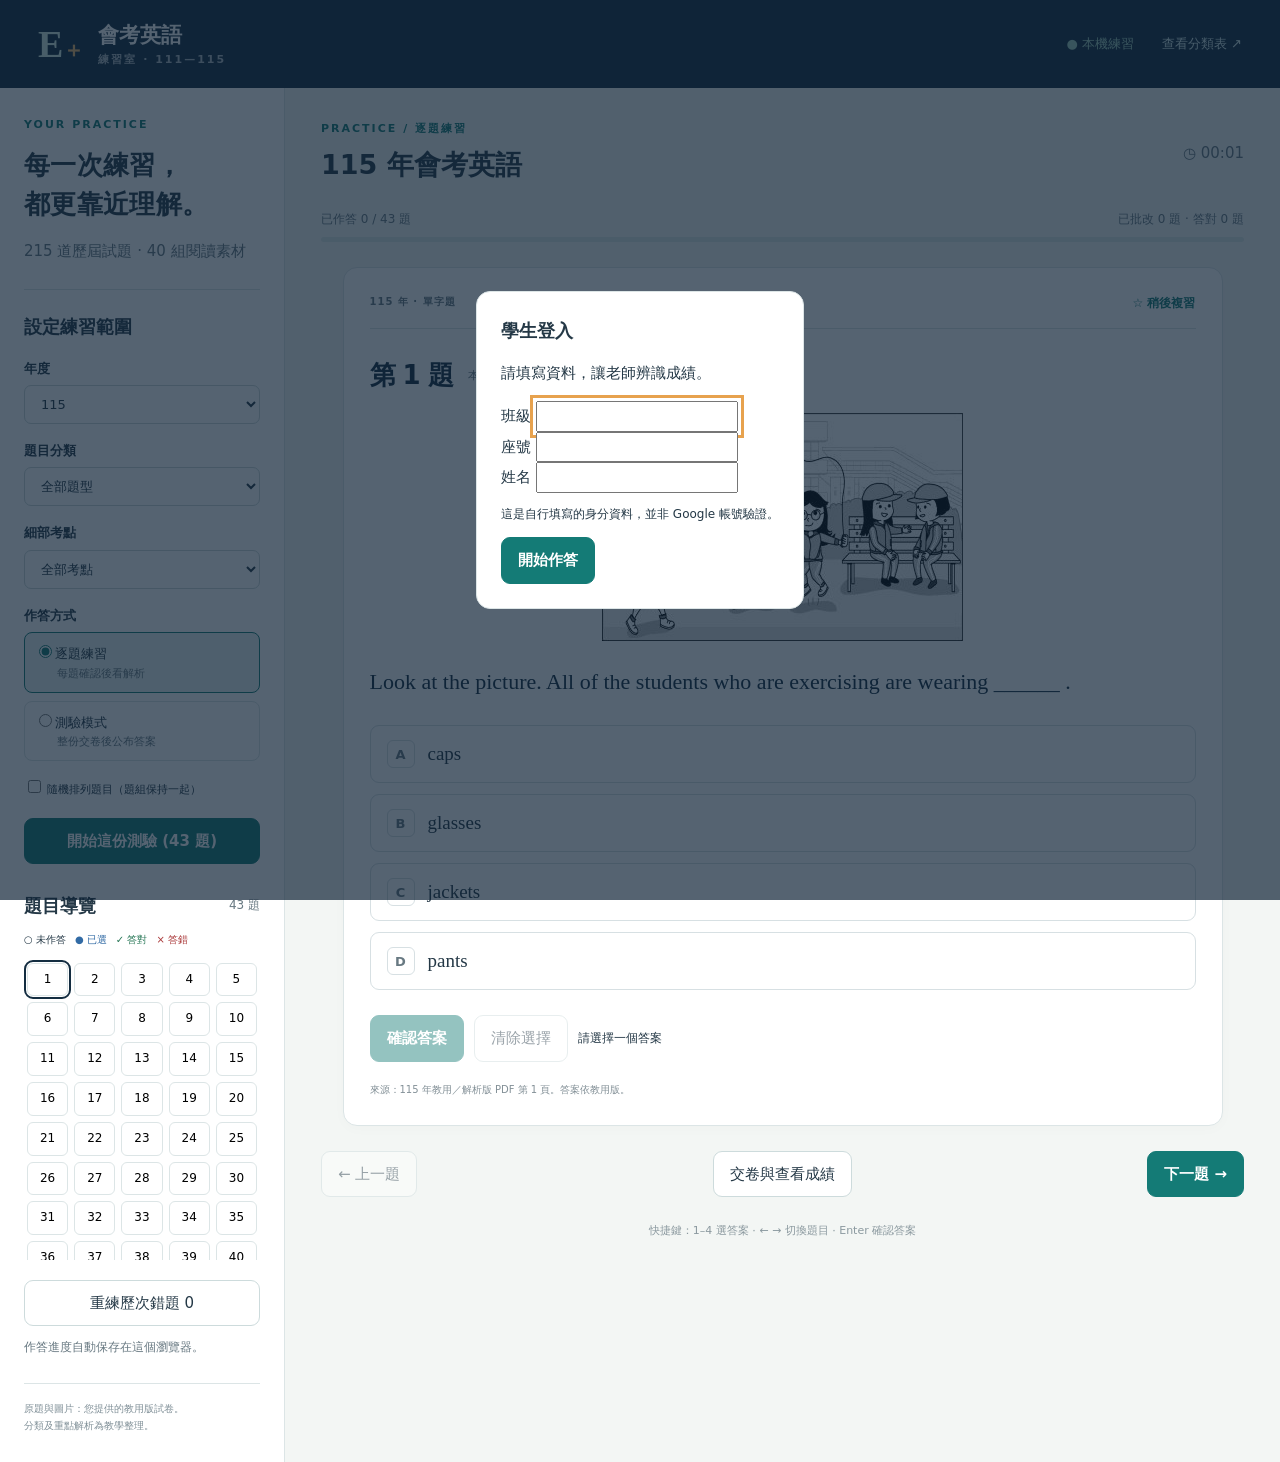
<file: index.html>
<!doctype html>
<html lang="zh-Hant">
<head><meta charset="utf-8"><meta name="viewport" content="width=device-width,initial-scale=1"><title>會考英語練習室｜111–115 歷屆試題</title><link rel="stylesheet" href="quiz.css"></head>
<body>
<header class="top"><a class="brand" href="111-115會考英語_互動測驗.html"><span class="logo">E<span>＋</span></span><span>會考英語<span class="brand-sub">練習室 · 111—115</span></span></a><div class="top-right"><span class="offline">● 本機練習</span><a href="111-115會考英語_逐題分類.html" target="_blank">查看分類表 ↗</a></div></header>
<dialog id="studentLogin"><form id="studentForm"><h2>學生登入</h2><p>請填寫資料，讓老師辨識成績。</p><label>班級 <input id="studentClass" maxlength="30" required></label><br><label>座號 <input id="studentNumber" maxlength="10" required></label><br><label>姓名 <input id="studentName" maxlength="30" required></label><p class="small">這是自行填寫的身分資料，並非 Google 帳號驗證。</p><button class="primary">開始作答</button></form></dialog><div class="shell"><aside class="sidebar">
 <div class="eyebrow">YOUR PRACTICE</div><h1>每一次練習，<br>都更靠近理解。</h1><p class="muted">215 道歷屆試題 · 40 組閱讀素材</p>
 <section class="setup"><h2>設定練習範圍</h2>
 <label for="year">年度</label><select id="year"><option value="all">全部年度（111–115）</option><option>115</option><option>114</option><option>113</option><option>112</option><option>111</option></select>
 <label for="type">題目分類</label><select id="type"><option value="all">全部題型</option><option>單字題</option><option>文法題</option><option>閱讀題組</option><option>篇章填空</option></select>
 <label for="category">細部考點</label><select id="category"><option value="all">全部考點</option></select>
 <div class="mode-label">作答方式</div><div class="modes"><label><input type="radio" name="mode" value="practice" checked>逐題練習<span>每題確認後看解析</span></label><label><input type="radio" name="mode" value="exam">測驗模式<span>整份交卷後公布答案</span></label></div>
 <label class="check"><input id="shuffle" type="checkbox"> 隨機排列題目（題組保持一起）</label>
 <button id="start" class="primary full">開始這份測驗 <span id="poolCount"></span></button><p id="setupMsg" class="small" role="status"></p>
 </section>
 <section class="nav-section"><div class="section-line"><h2>題目導覽</h2><span id="navCount"></span></div><div class="legend"><span>○ 未作答</span><span class="blue">● 已選</span><span class="green">✓ 答對</span><span class="red">× 答錯</span></div><div id="navigator" class="navigator"></div></section>
 <button id="historyWrong" class="ghost full">重練歷次錯題 <span id="wrongCount">0</span></button><p id="saveStatus" class="small muted">作答進度自動保存在這個瀏覽器。</p>
 <footer>原題與圖片：您提供的教用版試卷。<br>分類及重點解析為教學整理。</footer>
</aside>
<main>
 <div class="workspace-head"><div><div class="eyebrow" id="modeName">PRACTICE / 逐題練習</div><h2 id="sessionTitle">115 年會考英語</h2></div><div class="timer" aria-label="經過時間">◷ <span id="timer">00:00</span></div></div>
 <section class="progress-panel"><div class="progress-copy"><span id="progressText"></span><span id="scoreText"></span></div><div class="track"><div id="progressBar"></div></div></section>
 <div id="workArea" class="workarea">
  <section id="reading" class="reading card" aria-label="題組文章"><div class="card-head"><span>READING MATERIAL</span><button id="wideReading" class="text-btn">放大閱讀區</button></div><h3 id="readingTitle"></h3><p class="small muted">點選圖片可開啟大圖；同題組切換時保留閱讀位置。</p><div id="readingContent" class="reading-content"></div></section>
  <section class="question card" id="questionCard"><div class="card-head"><span id="questionTag"></span><button id="bookmark" class="text-btn" aria-pressed="false">☆ 稍後複習</button></div><div class="question-number"><span id="questionNumber"></span><small id="questionPosition"></small></div><div id="questionImages" class="question-images"></div><div id="stem" class="stem" lang="en"></div><div id="options" class="options" role="group" aria-label="答案選項"></div><div id="feedback" class="feedback" aria-live="polite"></div><div class="question-actions"><button id="check" class="primary">確認答案</button><button id="clear" class="ghost">清除選擇</button><span id="selectionStatus" class="small" role="status"></span></div><div id="questionSource" class="source"></div></section>
 </div>
 <nav class="bottom-nav" aria-label="題目切換"><button id="prev" class="ghost">← 上一題</button><button id="submit" class="ghost">交卷與查看成績</button><button id="next" class="primary">下一題 →</button></nav>
 <div id="summary" class="summary card" hidden></div>
 <p class="keyboard-hint">快捷鍵：1–4 選答案 · ← → 切換題目 · Enter 確認答案</p>
</main></div>
<dialog id="imageDialog"><div class="dialog-toolbar"><span>原題圖片 · 可捲動檢視</span><button id="closeImage" class="ghost">關閉 ×</button></div><img id="largeImage" alt="原題圖片放大檢視"></dialog>
<dialog id="submitDialog"><h2>準備交卷</h2><p id="submitMessage"></p><div class="dialog-actions"><button id="cancelSubmit" class="ghost">繼續作答</button><button id="confirmSubmit" class="primary">確定交卷</button></div></dialog>
<script src="score-config.js"></script><script src="quiz-data.js"></script><script src="quiz.js"></script>
</body></html>
</file>
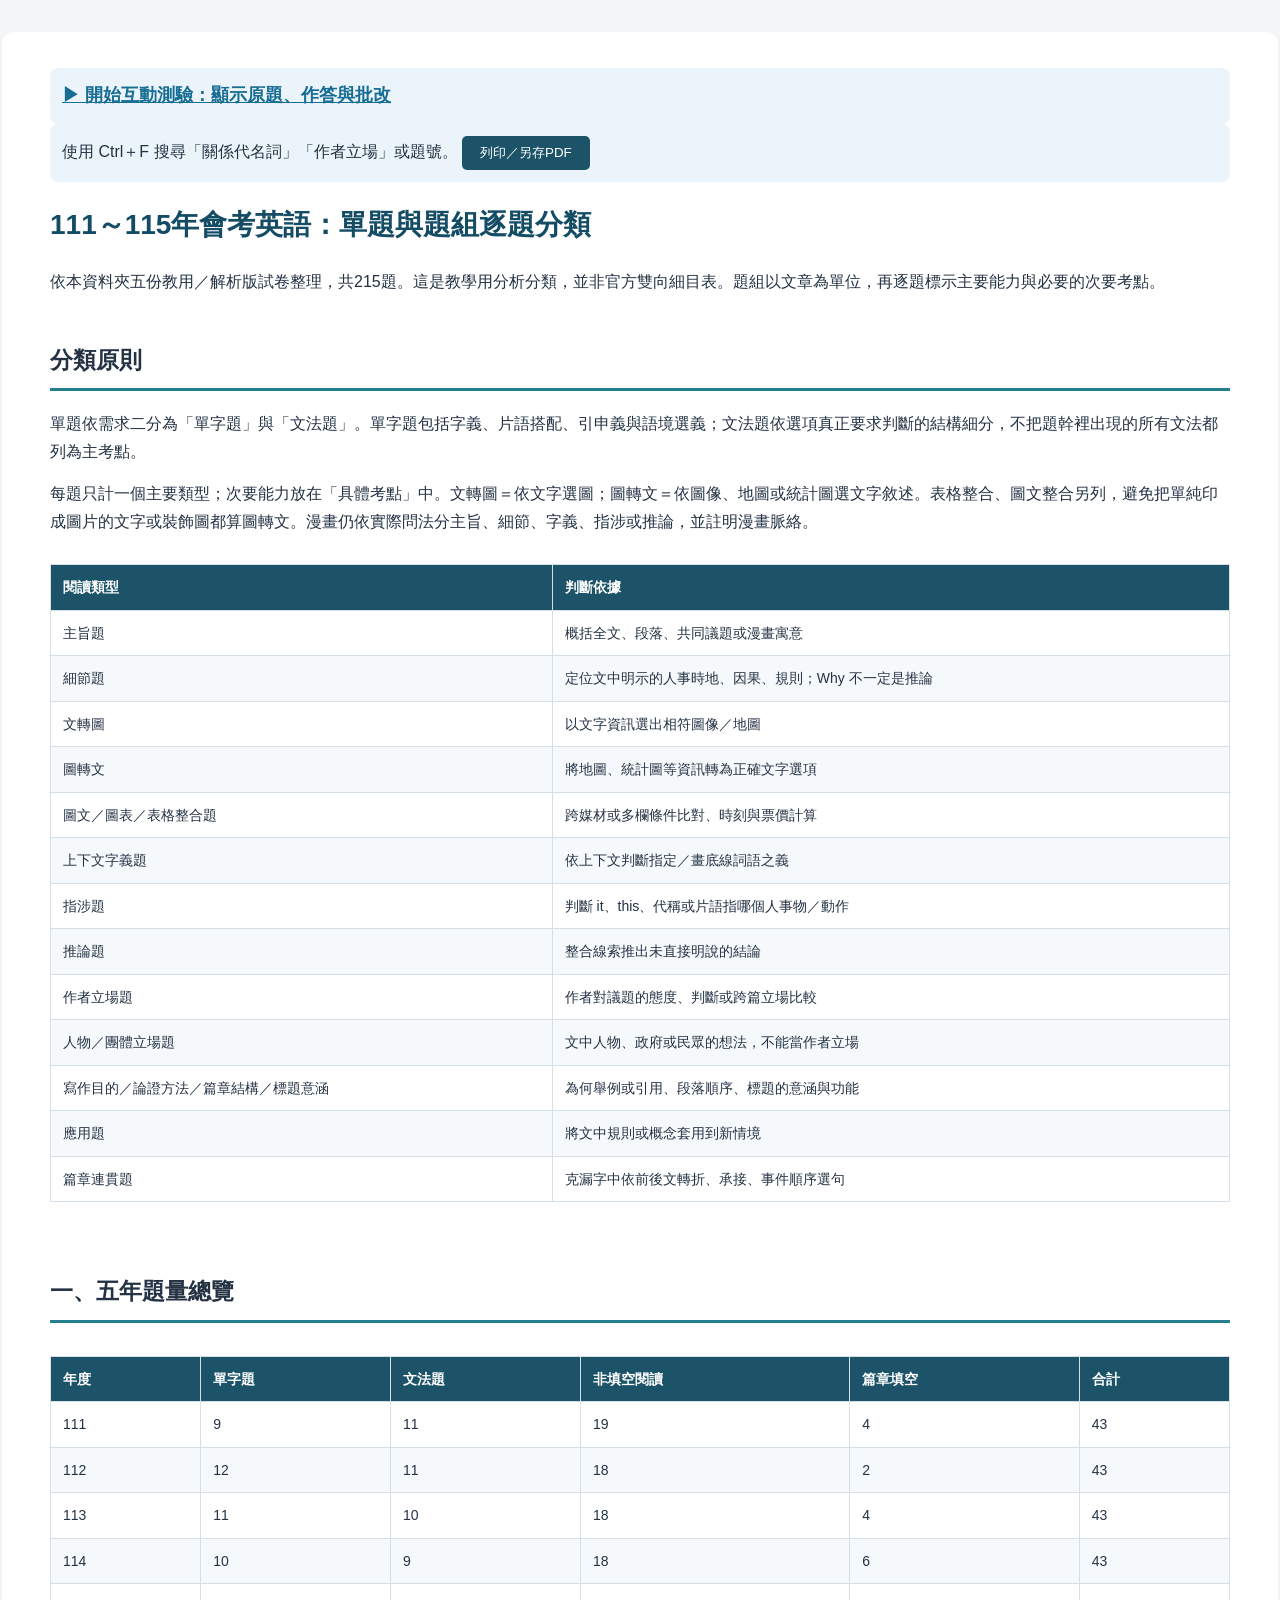
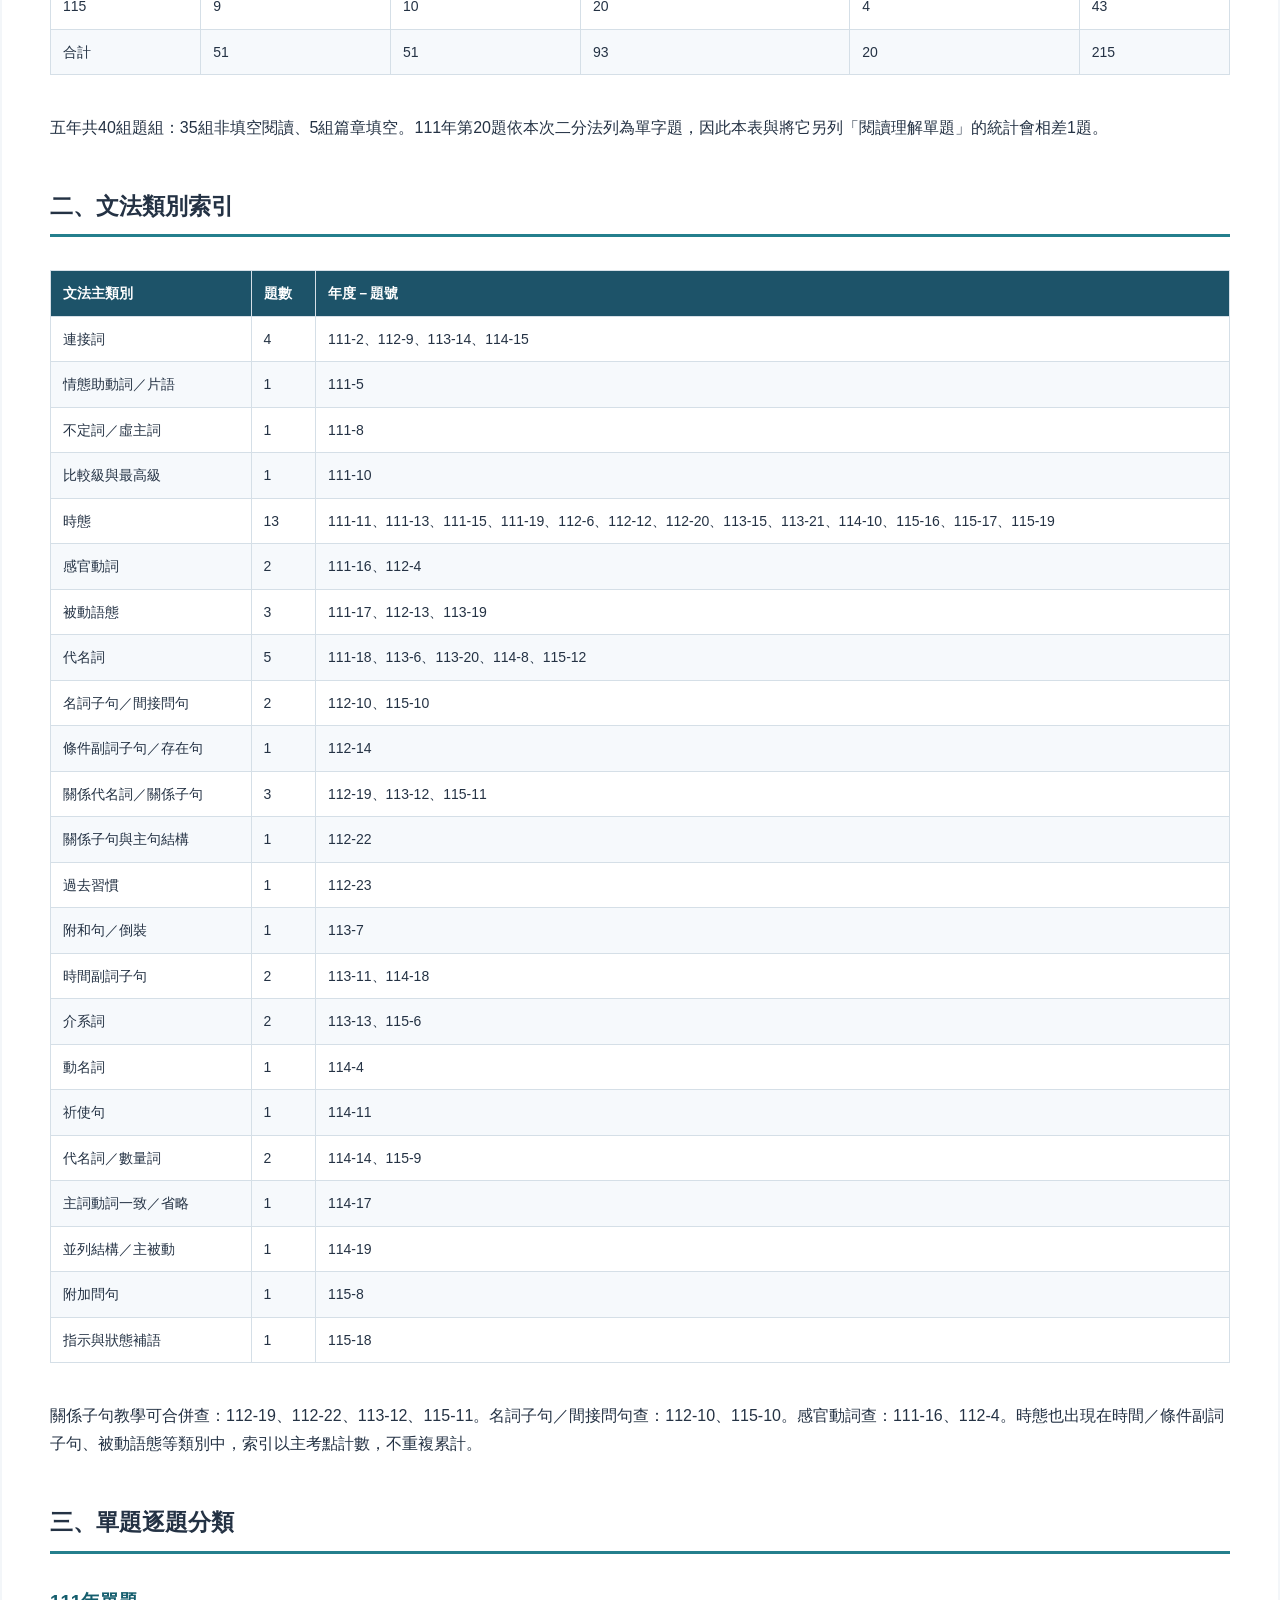
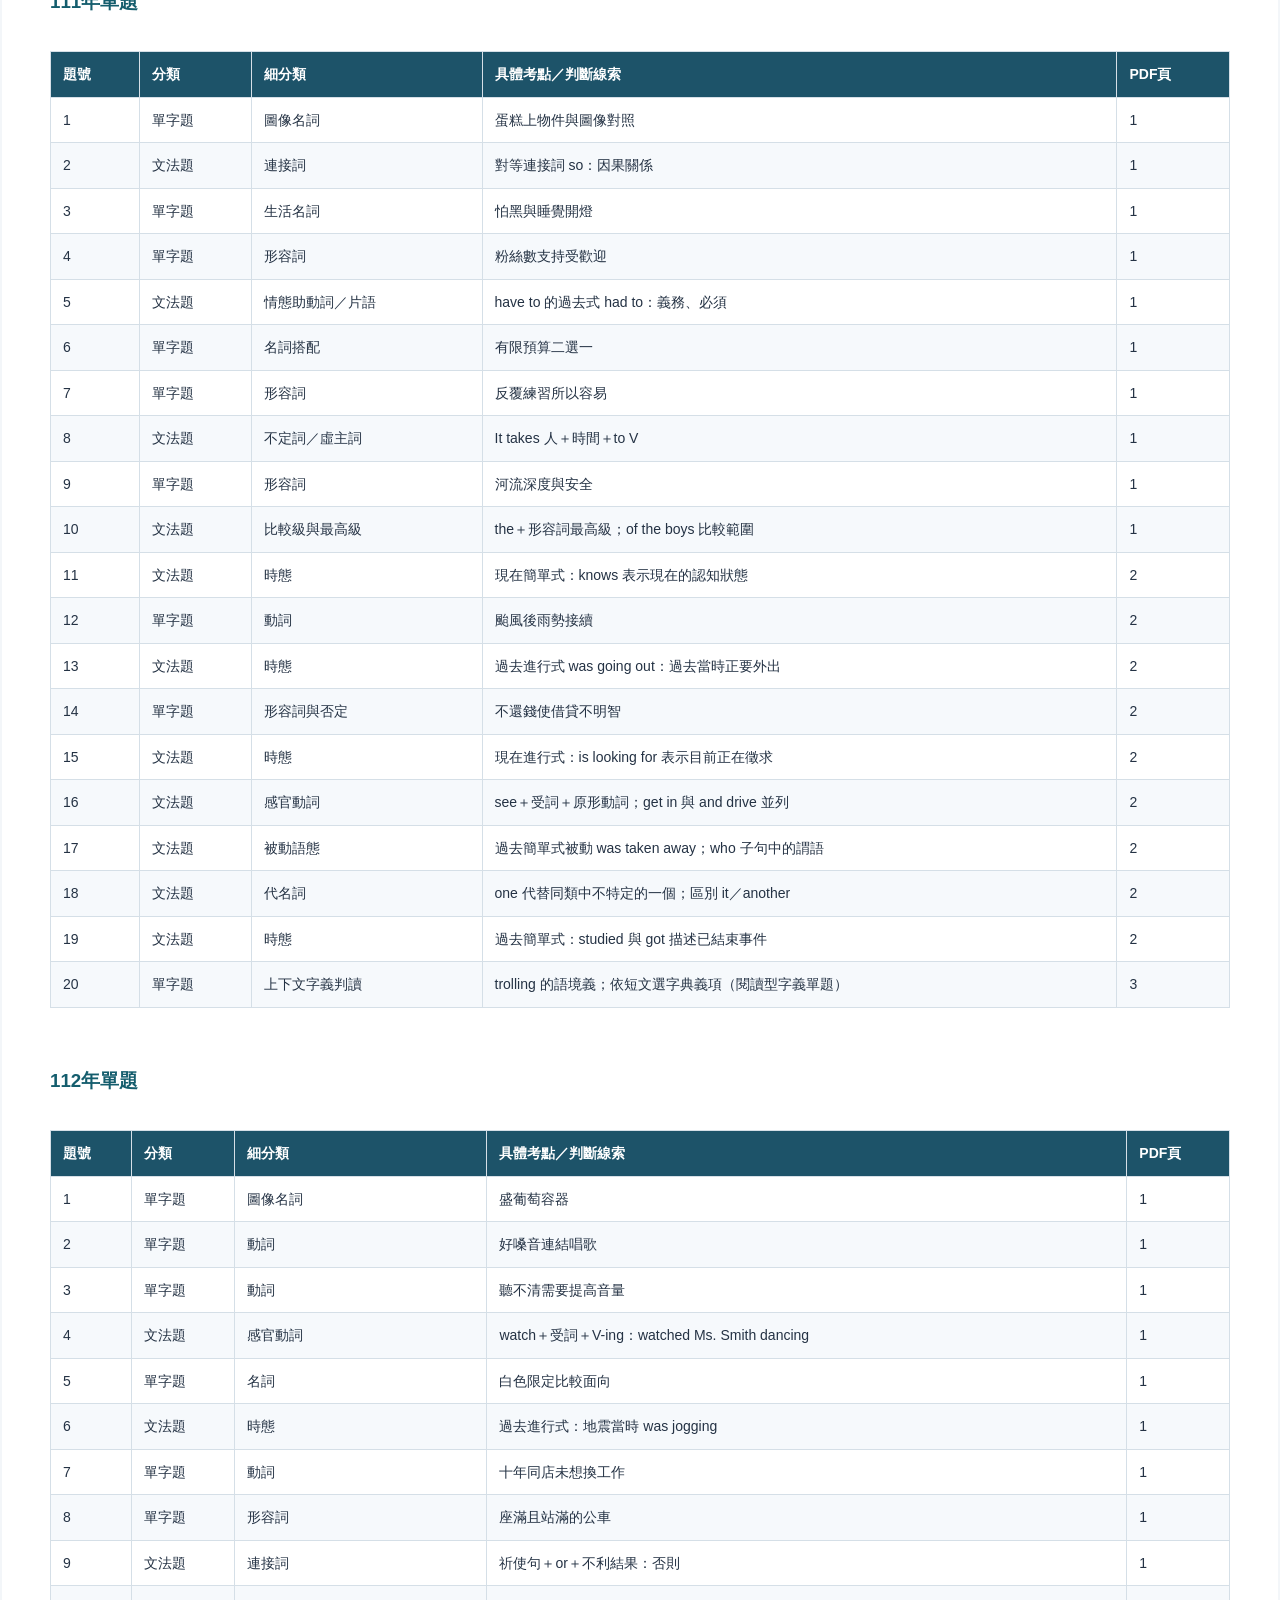
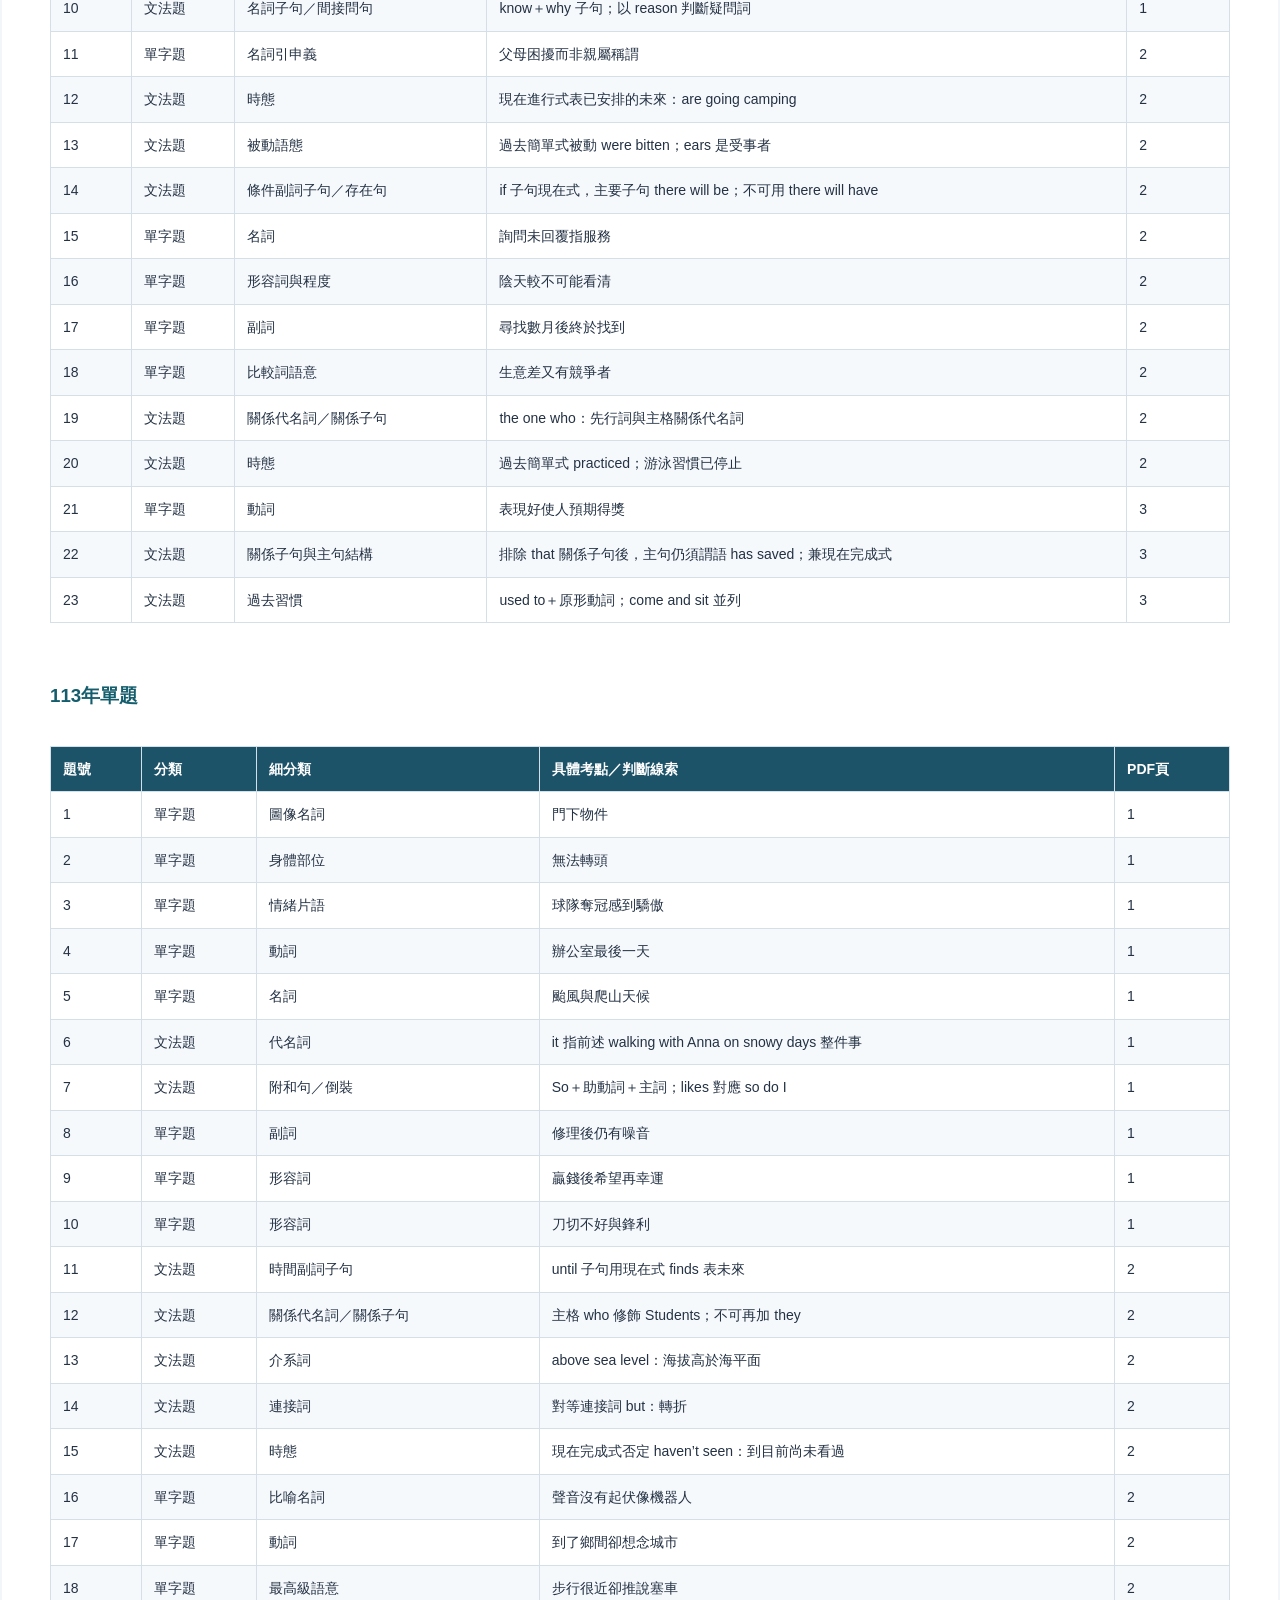
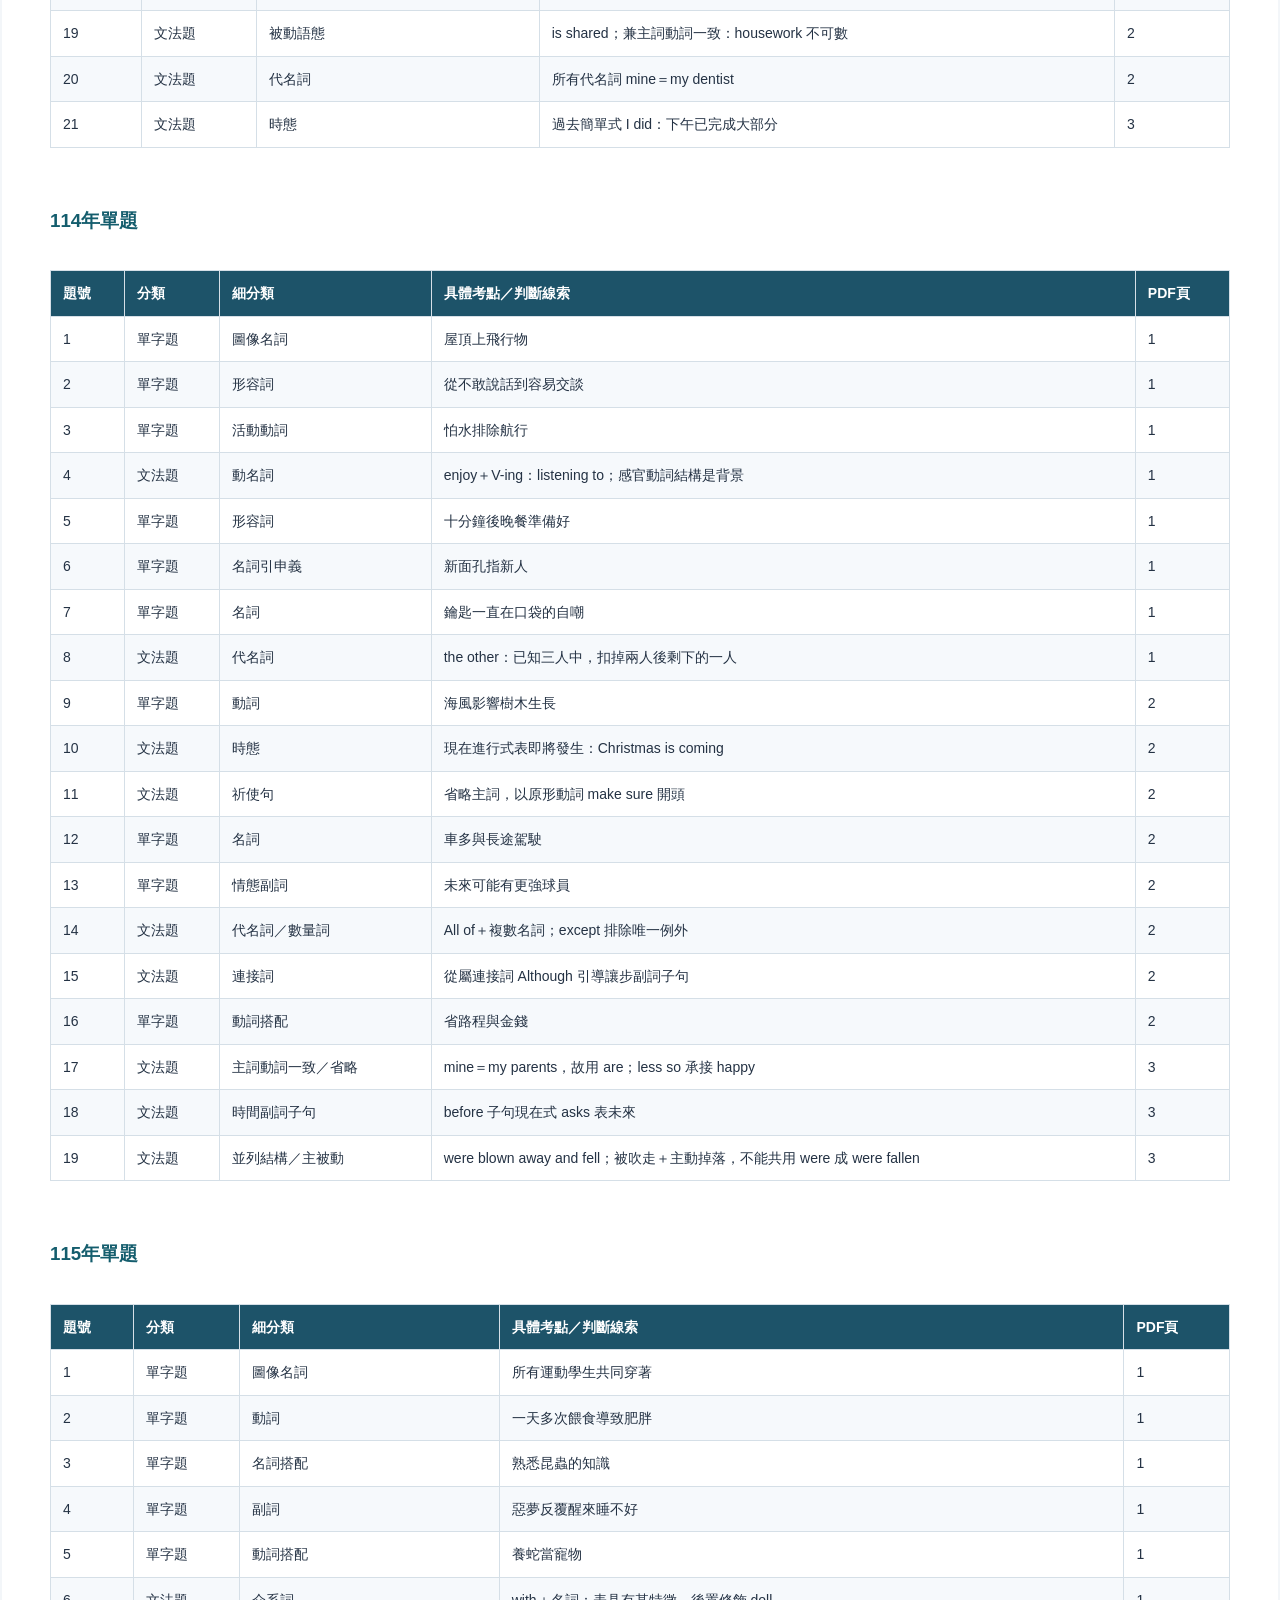
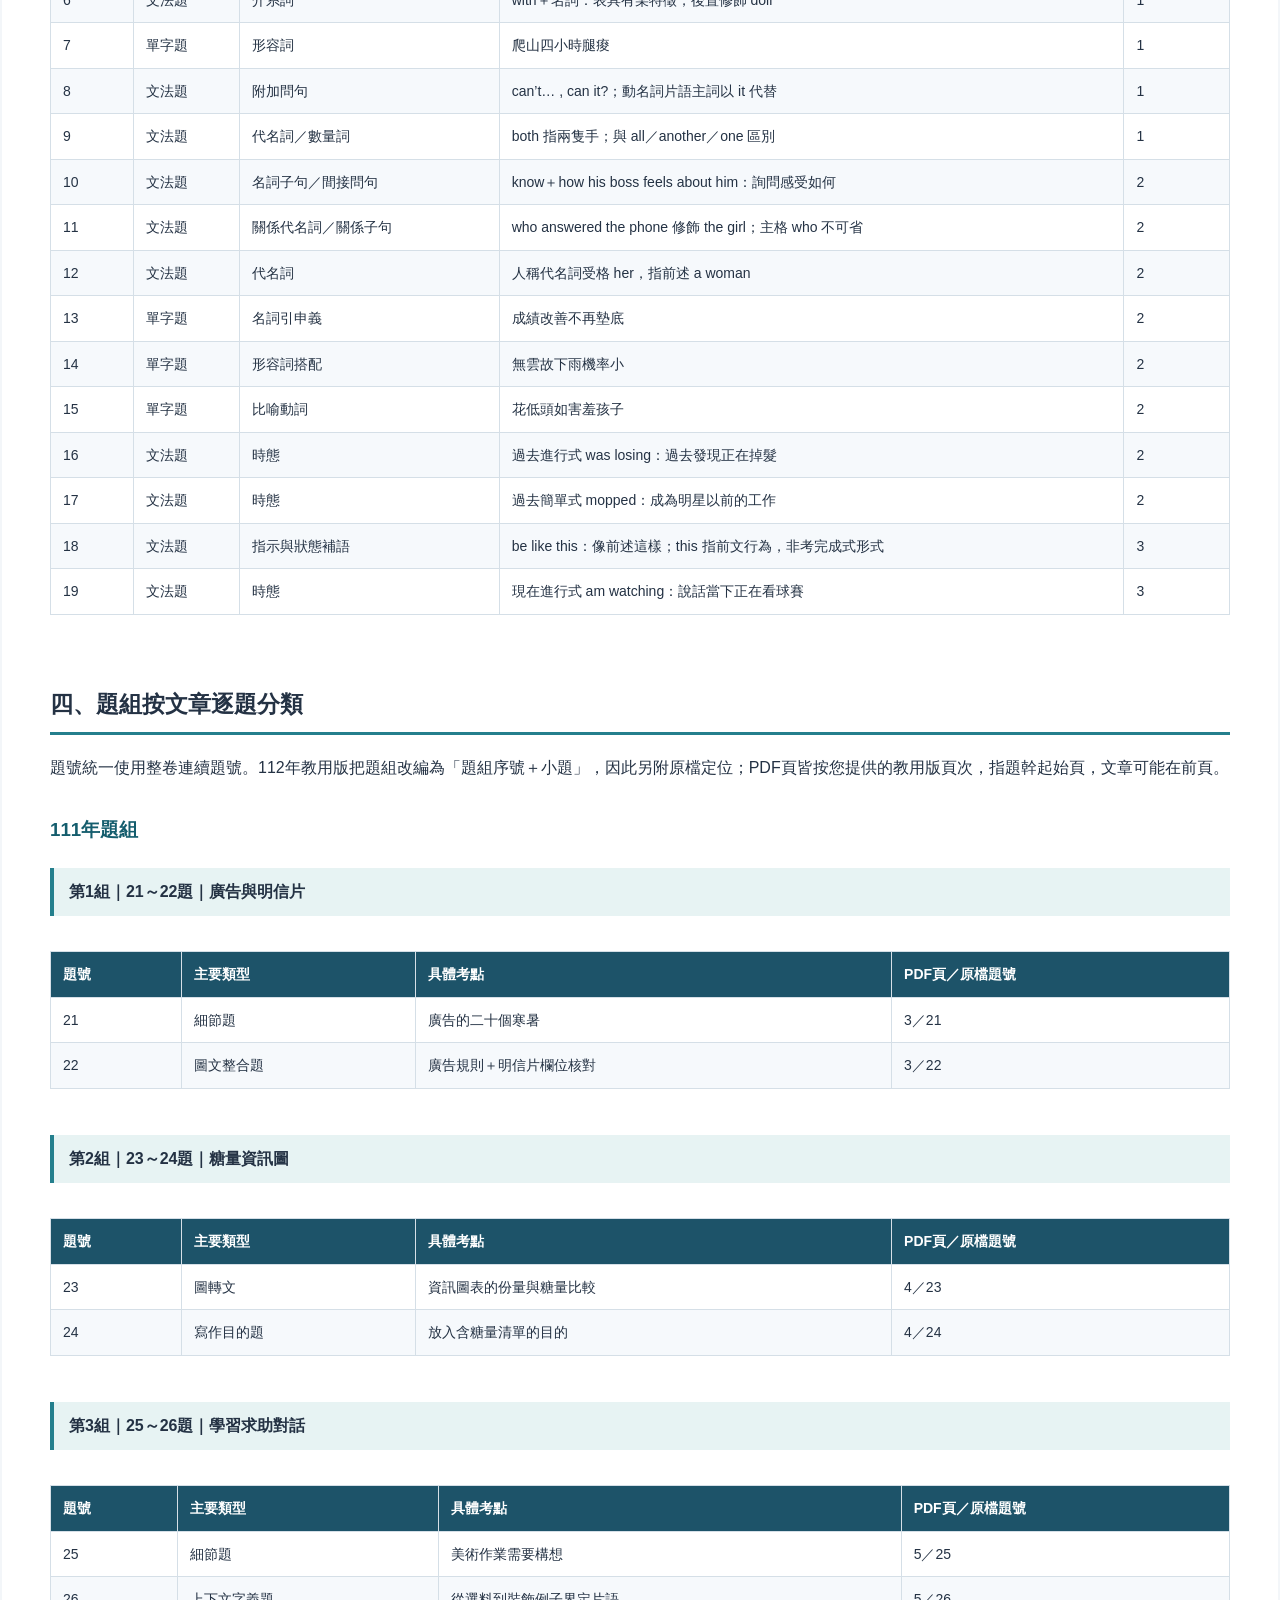
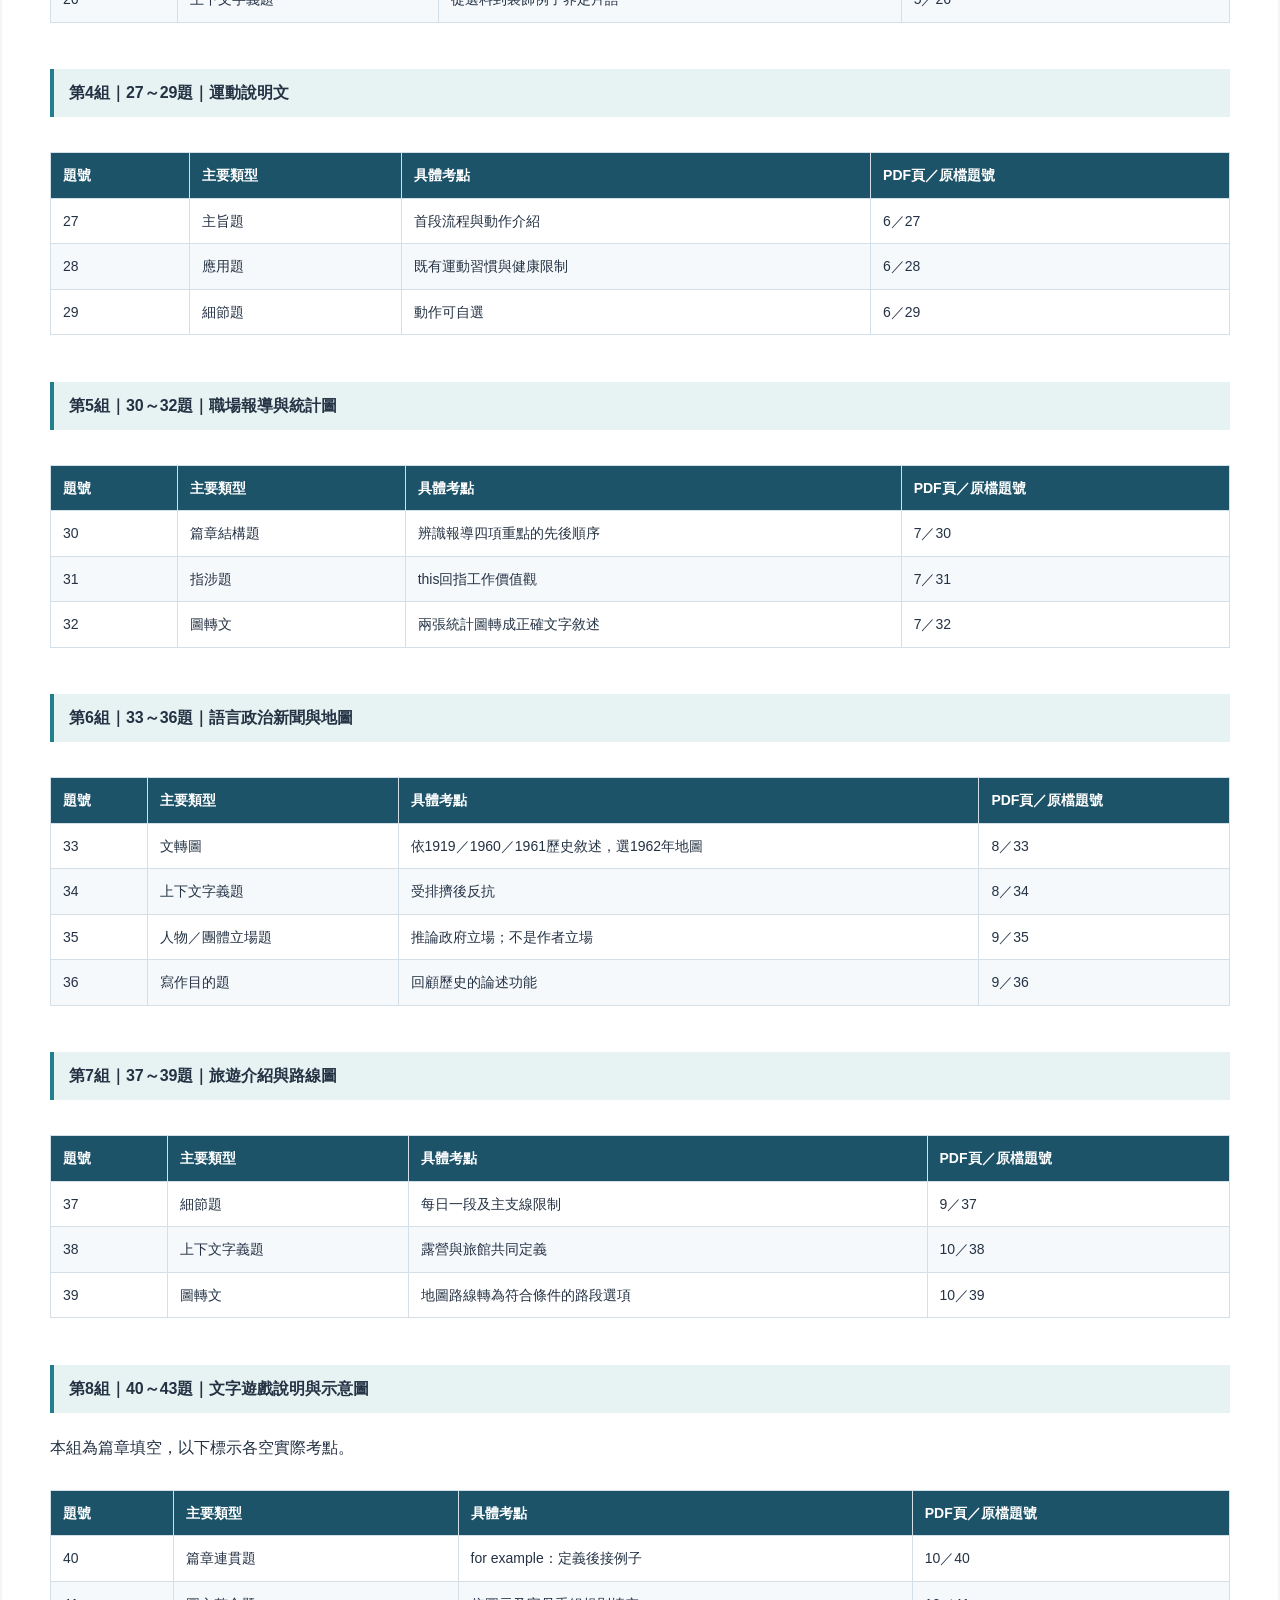
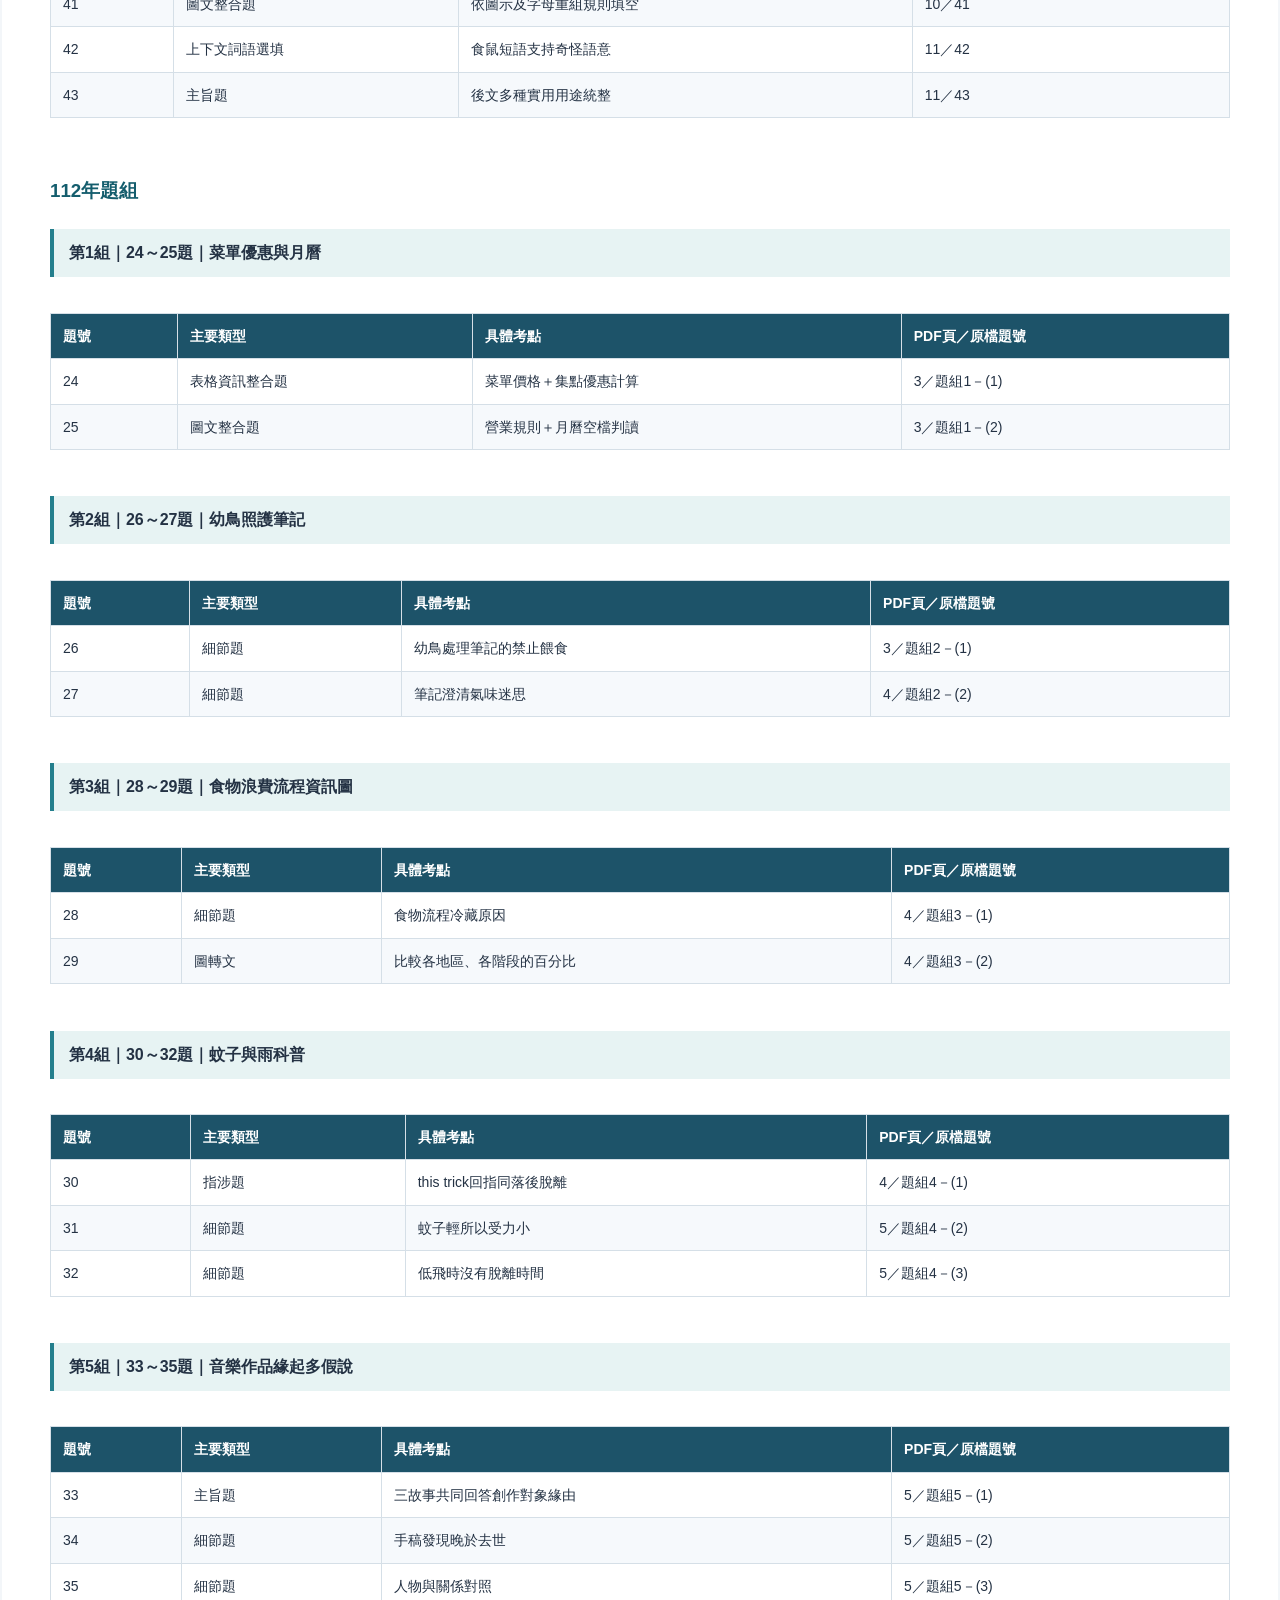
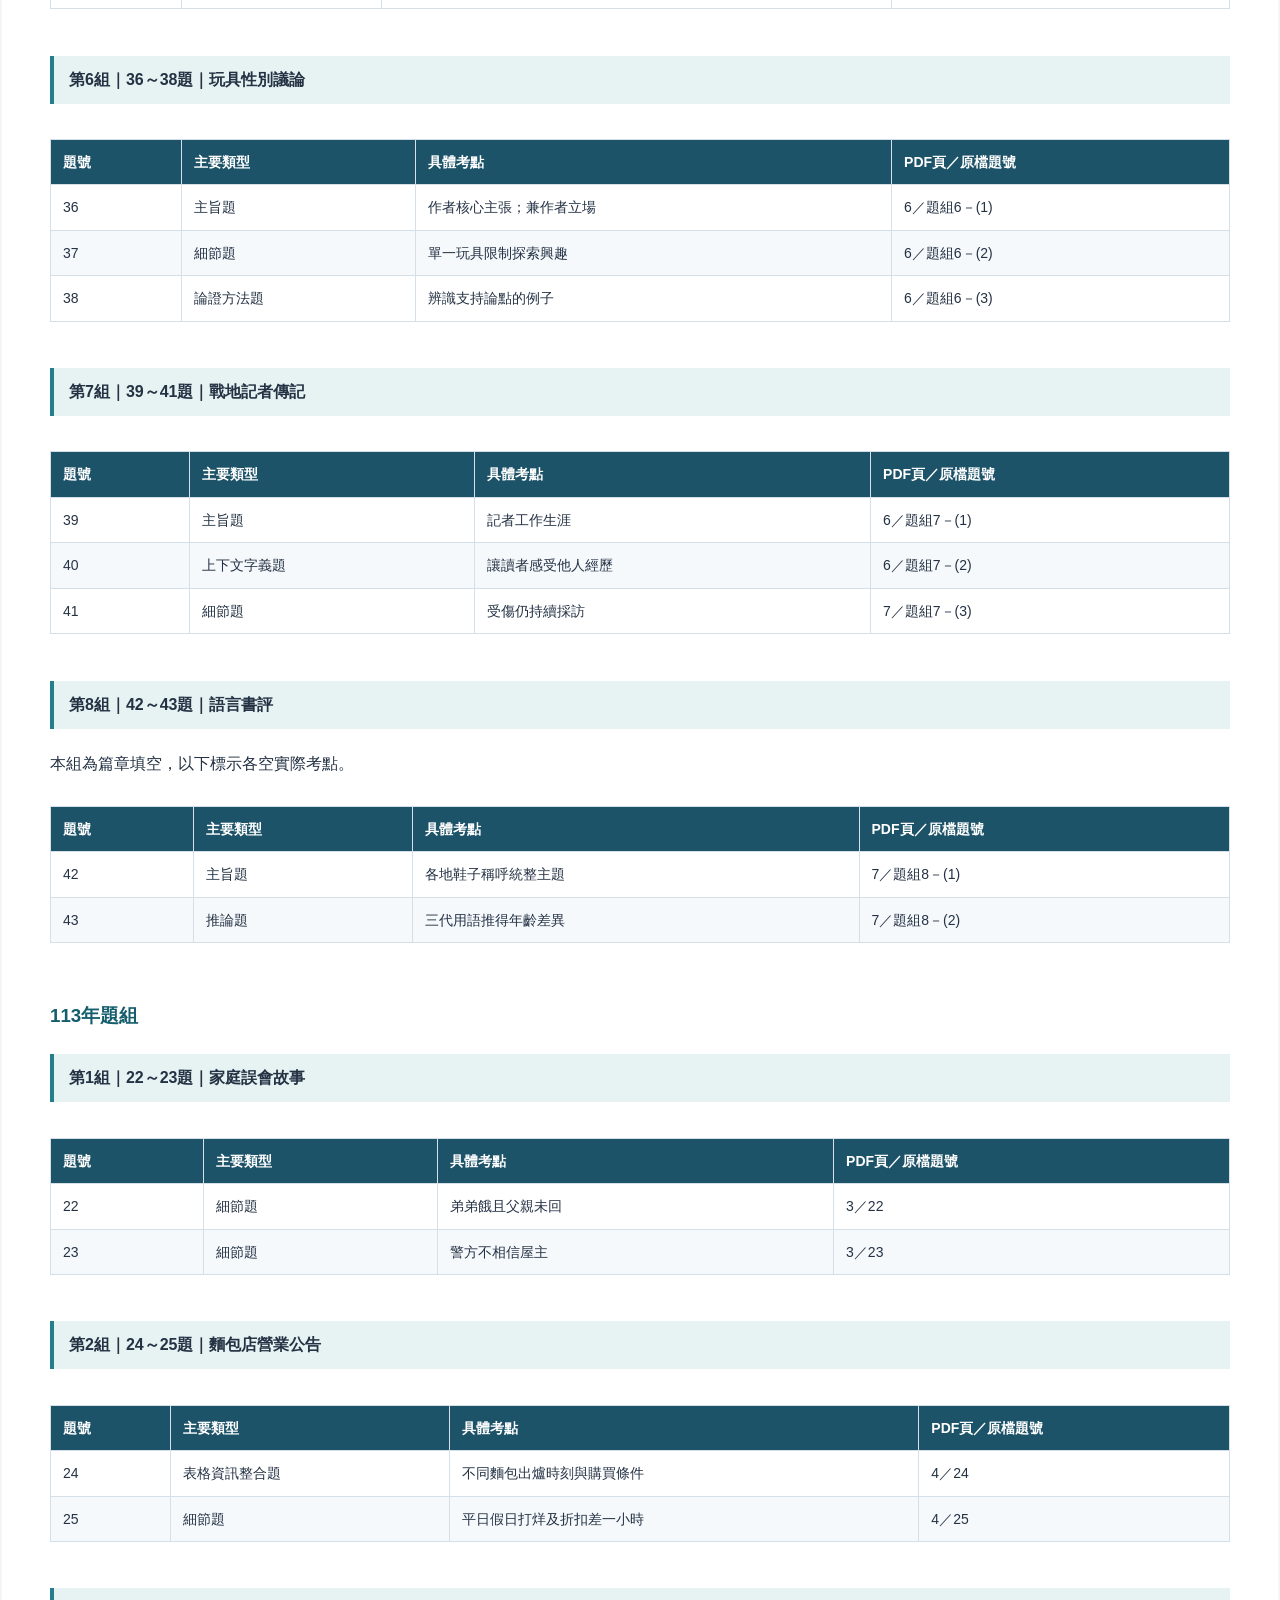
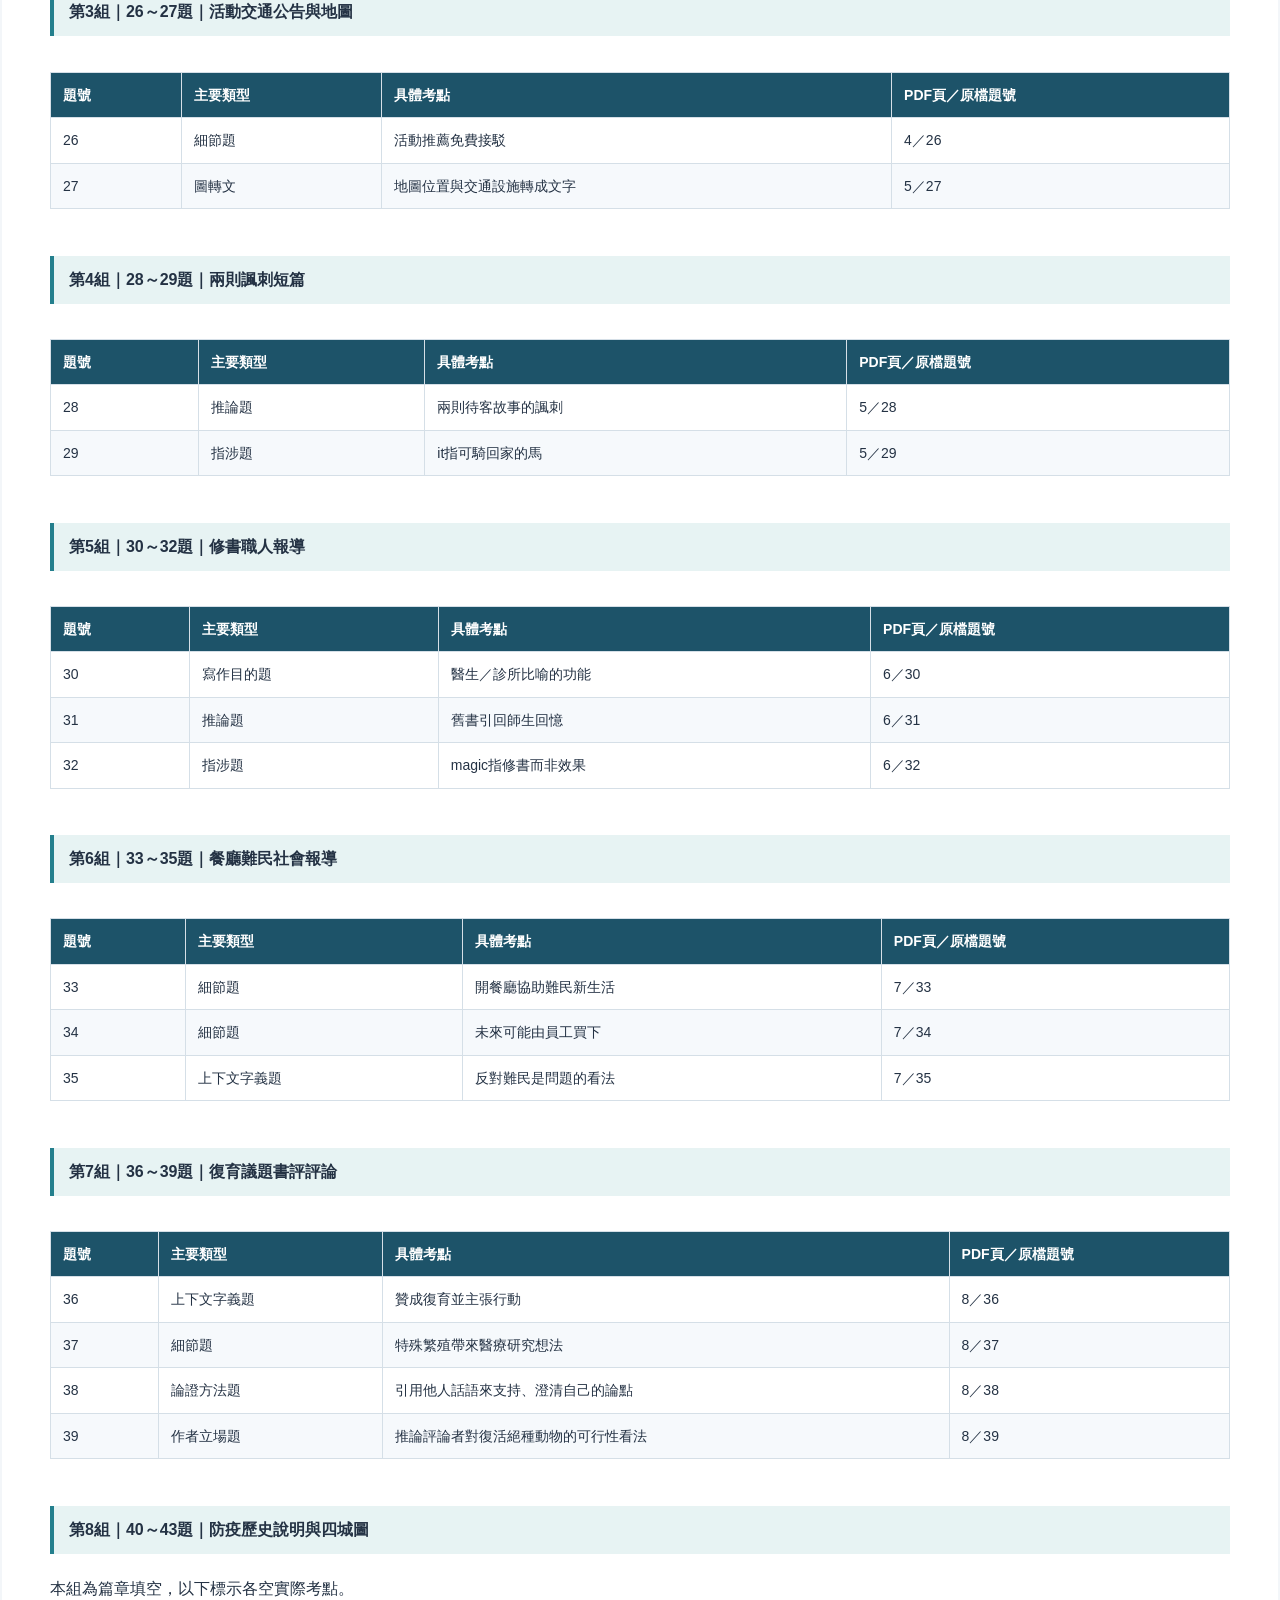
<file: 111-115會考英語_逐題分類.html>
<!doctype html><html lang="zh-Hant"><meta charset="utf-8"><meta name="viewport" content="width=device-width,initial-scale=1"><title>111～115年會考英語逐題分類</title><style>
body{font-family:"Microsoft JhengHei",sans-serif;color:#243244;background:#f3f6f9;margin:0;line-height:1.75}main{max-width:1180px;margin:32px auto;background:white;padding:36px 48px;border-radius:12px}h1{font-size:28px;color:#144c65}h2{margin-top:44px;border-bottom:3px solid #247f8d;padding-bottom:8px;font-size:23px}h3{margin-top:32px;color:#145d6d}h4{background:#e7f3f3;padding:10px 15px;border-left:4px solid #247f8d}table{width:100%;border-collapse:collapse;font-size:14px;margin:14px 0 25px}th{background:#1d5369;color:white;text-align:left}th,td{padding:10px 12px;border:1px solid #d5dfe7;vertical-align:top}tr:nth-child(even){background:#f6f9fc}td:first-child{white-space:nowrap}a{color:#176d93}p{margin:14px 0}.tablewrap{overflow-x:auto}.hint{background:#eaf4fa;padding:12px;border-radius:8px}button{padding:8px 18px;border:0;background:#1d5369;color:white;border-radius:5px;cursor:pointer}@media print{body{background:white;font-size:10pt}main{margin:0;padding:0;max-width:none}h2,h3,h4{break-after:avoid}tr{break-inside:avoid}thead{display:table-header-group}table{font-size:9pt}th,td{padding:5px 7px}.hint{display:none}a{color:inherit;text-decoration:none}@page{size:A4;margin:13mm}}@media(max-width:700px){main{padding:18px;margin:0}h1{font-size:23px}}
</style><main><div class="hint"><a href="111-115會考英語_互動測驗.html" style="font-weight:bold;font-size:18px">▶ 開始互動測驗：顯示原題、作答與批改</a></div><div class="hint">使用 Ctrl＋F 搜尋「關係代名詞」「作者立場」或題號。 <button onclick="window.print()">列印／另存PDF</button></div><h1>111～115年會考英語：單題與題組逐題分類</h1><p>依本資料夾五份教用／解析版試卷整理，共215題。這是教學用分析分類，並非官方雙向細目表。題組以文章為單位，再逐題標示主要能力與必要的次要考點。</p><h2>分類原則</h2><p>單題依需求二分為「單字題」與「文法題」。單字題包括字義、片語搭配、引申義與語境選義；文法題依選項真正要求判斷的結構細分，不把題幹裡出現的所有文法都列為主考點。</p><p>每題只計一個主要類型；次要能力放在「具體考點」中。文轉圖＝依文字選圖；圖轉文＝依圖像、地圖或統計圖選文字敘述。表格整合、圖文整合另列，避免把單純印成圖片的文字或裝飾圖都算圖轉文。漫畫仍依實際問法分主旨、細節、字義、指涉或推論，並註明漫畫脈絡。</p><div class="tablewrap"><table><thead><tr><th>閱讀類型</th><th>判斷依據</th></tr></thead><tbody><tr><td>主旨題</td><td>概括全文、段落、共同議題或漫畫寓意</td></tr><tr><td>細節題</td><td>定位文中明示的人事時地、因果、規則；Why 不一定是推論</td></tr><tr><td>文轉圖</td><td>以文字資訊選出相符圖像／地圖</td></tr><tr><td>圖轉文</td><td>將地圖、統計圖等資訊轉為正確文字選項</td></tr><tr><td>圖文／圖表／表格整合題</td><td>跨媒材或多欄條件比對、時刻與票價計算</td></tr><tr><td>上下文字義題</td><td>依上下文判斷指定／畫底線詞語之義</td></tr><tr><td>指涉題</td><td>判斷 it、this、代稱或片語指哪個人事物／動作</td></tr><tr><td>推論題</td><td>整合線索推出未直接明說的結論</td></tr><tr><td>作者立場題</td><td>作者對議題的態度、判斷或跨篇立場比較</td></tr><tr><td>人物／團體立場題</td><td>文中人物、政府或民眾的想法，不能當作者立場</td></tr><tr><td>寫作目的／論證方法／篇章結構／標題意涵</td><td>為何舉例或引用、段落順序、標題的意涵與功能</td></tr><tr><td>應用題</td><td>將文中規則或概念套用到新情境</td></tr><tr><td>篇章連貫題</td><td>克漏字中依前後文轉折、承接、事件順序選句</td></tr></tbody></table></div><h2>一、五年題量總覽</h2><div class="tablewrap"><table><thead><tr><th>年度</th><th>單字題</th><th>文法題</th><th>非填空閱讀</th><th>篇章填空</th><th>合計</th></tr></thead><tbody><tr><td>111</td><td>9</td><td>11</td><td>19</td><td>4</td><td>43</td></tr><tr><td>112</td><td>12</td><td>11</td><td>18</td><td>2</td><td>43</td></tr><tr><td>113</td><td>11</td><td>10</td><td>18</td><td>4</td><td>43</td></tr><tr><td>114</td><td>10</td><td>9</td><td>18</td><td>6</td><td>43</td></tr><tr><td>115</td><td>9</td><td>10</td><td>20</td><td>4</td><td>43</td></tr><tr><td>合計</td><td>51</td><td>51</td><td>93</td><td>20</td><td>215</td></tr></tbody></table></div><p>五年共40組題組：35組非填空閱讀、5組篇章填空。111年第20題依本次二分法列為單字題，因此本表與將它另列「閱讀理解單題」的統計會相差1題。</p><h2>二、文法類別索引</h2><div class="tablewrap"><table><thead><tr><th>文法主類別</th><th>題數</th><th>年度－題號</th></tr></thead><tbody><tr><td>連接詞</td><td>4</td><td>111-2、112-9、113-14、114-15</td></tr><tr><td>情態助動詞／片語</td><td>1</td><td>111-5</td></tr><tr><td>不定詞／虛主詞</td><td>1</td><td>111-8</td></tr><tr><td>比較級與最高級</td><td>1</td><td>111-10</td></tr><tr><td>時態</td><td>13</td><td>111-11、111-13、111-15、111-19、112-6、112-12、112-20、113-15、113-21、114-10、115-16、115-17、115-19</td></tr><tr><td>感官動詞</td><td>2</td><td>111-16、112-4</td></tr><tr><td>被動語態</td><td>3</td><td>111-17、112-13、113-19</td></tr><tr><td>代名詞</td><td>5</td><td>111-18、113-6、113-20、114-8、115-12</td></tr><tr><td>名詞子句／間接問句</td><td>2</td><td>112-10、115-10</td></tr><tr><td>條件副詞子句／存在句</td><td>1</td><td>112-14</td></tr><tr><td>關係代名詞／關係子句</td><td>3</td><td>112-19、113-12、115-11</td></tr><tr><td>關係子句與主句結構</td><td>1</td><td>112-22</td></tr><tr><td>過去習慣</td><td>1</td><td>112-23</td></tr><tr><td>附和句／倒裝</td><td>1</td><td>113-7</td></tr><tr><td>時間副詞子句</td><td>2</td><td>113-11、114-18</td></tr><tr><td>介系詞</td><td>2</td><td>113-13、115-6</td></tr><tr><td>動名詞</td><td>1</td><td>114-4</td></tr><tr><td>祈使句</td><td>1</td><td>114-11</td></tr><tr><td>代名詞／數量詞</td><td>2</td><td>114-14、115-9</td></tr><tr><td>主詞動詞一致／省略</td><td>1</td><td>114-17</td></tr><tr><td>並列結構／主被動</td><td>1</td><td>114-19</td></tr><tr><td>附加問句</td><td>1</td><td>115-8</td></tr><tr><td>指示與狀態補語</td><td>1</td><td>115-18</td></tr></tbody></table></div><p>關係子句教學可合併查：112-19、112-22、113-12、115-11。名詞子句／間接問句查：112-10、115-10。感官動詞查：111-16、112-4。時態也出現在時間／條件副詞子句、被動語態等類別中，索引以主考點計數，不重複累計。</p><h2>三、單題逐題分類</h2><h3>111年單題</h3><div class="tablewrap"><table><thead><tr><th>題號</th><th>分類</th><th>細分類</th><th>具體考點／判斷線索</th><th>PDF頁</th></tr></thead><tbody><tr><td>1</td><td>單字題</td><td>圖像名詞</td><td>蛋糕上物件與圖像對照</td><td>1</td></tr><tr><td>2</td><td>文法題</td><td>連接詞</td><td>對等連接詞 so：因果關係</td><td>1</td></tr><tr><td>3</td><td>單字題</td><td>生活名詞</td><td>怕黑與睡覺開燈</td><td>1</td></tr><tr><td>4</td><td>單字題</td><td>形容詞</td><td>粉絲數支持受歡迎</td><td>1</td></tr><tr><td>5</td><td>文法題</td><td>情態助動詞／片語</td><td>have to 的過去式 had to：義務、必須</td><td>1</td></tr><tr><td>6</td><td>單字題</td><td>名詞搭配</td><td>有限預算二選一</td><td>1</td></tr><tr><td>7</td><td>單字題</td><td>形容詞</td><td>反覆練習所以容易</td><td>1</td></tr><tr><td>8</td><td>文法題</td><td>不定詞／虛主詞</td><td>It takes 人＋時間＋to V</td><td>1</td></tr><tr><td>9</td><td>單字題</td><td>形容詞</td><td>河流深度與安全</td><td>1</td></tr><tr><td>10</td><td>文法題</td><td>比較級與最高級</td><td>the＋形容詞最高級；of the boys 比較範圍</td><td>1</td></tr><tr><td>11</td><td>文法題</td><td>時態</td><td>現在簡單式：knows 表示現在的認知狀態</td><td>2</td></tr><tr><td>12</td><td>單字題</td><td>動詞</td><td>颱風後雨勢接續</td><td>2</td></tr><tr><td>13</td><td>文法題</td><td>時態</td><td>過去進行式 was going out：過去當時正要外出</td><td>2</td></tr><tr><td>14</td><td>單字題</td><td>形容詞與否定</td><td>不還錢使借貸不明智</td><td>2</td></tr><tr><td>15</td><td>文法題</td><td>時態</td><td>現在進行式：is looking for 表示目前正在徵求</td><td>2</td></tr><tr><td>16</td><td>文法題</td><td>感官動詞</td><td>see＋受詞＋原形動詞；get in 與 and drive 並列</td><td>2</td></tr><tr><td>17</td><td>文法題</td><td>被動語態</td><td>過去簡單式被動 was taken away；who 子句中的謂語</td><td>2</td></tr><tr><td>18</td><td>文法題</td><td>代名詞</td><td>one 代替同類中不特定的一個；區別 it／another</td><td>2</td></tr><tr><td>19</td><td>文法題</td><td>時態</td><td>過去簡單式：studied 與 got 描述已結束事件</td><td>2</td></tr><tr><td>20</td><td>單字題</td><td>上下文字義判讀</td><td>trolling 的語境義；依短文選字典義項（閱讀型字義單題）</td><td>3</td></tr></tbody></table></div><h3>112年單題</h3><div class="tablewrap"><table><thead><tr><th>題號</th><th>分類</th><th>細分類</th><th>具體考點／判斷線索</th><th>PDF頁</th></tr></thead><tbody><tr><td>1</td><td>單字題</td><td>圖像名詞</td><td>盛葡萄容器</td><td>1</td></tr><tr><td>2</td><td>單字題</td><td>動詞</td><td>好嗓音連結唱歌</td><td>1</td></tr><tr><td>3</td><td>單字題</td><td>動詞</td><td>聽不清需要提高音量</td><td>1</td></tr><tr><td>4</td><td>文法題</td><td>感官動詞</td><td>watch＋受詞＋V-ing：watched Ms. Smith dancing</td><td>1</td></tr><tr><td>5</td><td>單字題</td><td>名詞</td><td>白色限定比較面向</td><td>1</td></tr><tr><td>6</td><td>文法題</td><td>時態</td><td>過去進行式：地震當時 was jogging</td><td>1</td></tr><tr><td>7</td><td>單字題</td><td>動詞</td><td>十年同店未想換工作</td><td>1</td></tr><tr><td>8</td><td>單字題</td><td>形容詞</td><td>座滿且站滿的公車</td><td>1</td></tr><tr><td>9</td><td>文法題</td><td>連接詞</td><td>祈使句＋or＋不利結果：否則</td><td>1</td></tr><tr><td>10</td><td>文法題</td><td>名詞子句／間接問句</td><td>know＋why 子句；以 reason 判斷疑問詞</td><td>1</td></tr><tr><td>11</td><td>單字題</td><td>名詞引申義</td><td>父母困擾而非親屬稱謂</td><td>2</td></tr><tr><td>12</td><td>文法題</td><td>時態</td><td>現在進行式表已安排的未來：are going camping</td><td>2</td></tr><tr><td>13</td><td>文法題</td><td>被動語態</td><td>過去簡單式被動 were bitten；ears 是受事者</td><td>2</td></tr><tr><td>14</td><td>文法題</td><td>條件副詞子句／存在句</td><td>if 子句現在式，主要子句 there will be；不可用 there will have</td><td>2</td></tr><tr><td>15</td><td>單字題</td><td>名詞</td><td>詢問未回覆指服務</td><td>2</td></tr><tr><td>16</td><td>單字題</td><td>形容詞與程度</td><td>陰天較不可能看清</td><td>2</td></tr><tr><td>17</td><td>單字題</td><td>副詞</td><td>尋找數月後終於找到</td><td>2</td></tr><tr><td>18</td><td>單字題</td><td>比較詞語意</td><td>生意差又有競爭者</td><td>2</td></tr><tr><td>19</td><td>文法題</td><td>關係代名詞／關係子句</td><td>the one who：先行詞與主格關係代名詞</td><td>2</td></tr><tr><td>20</td><td>文法題</td><td>時態</td><td>過去簡單式 practiced；游泳習慣已停止</td><td>2</td></tr><tr><td>21</td><td>單字題</td><td>動詞</td><td>表現好使人預期得獎</td><td>3</td></tr><tr><td>22</td><td>文法題</td><td>關係子句與主句結構</td><td>排除 that 關係子句後，主句仍須謂語 has saved；兼現在完成式</td><td>3</td></tr><tr><td>23</td><td>文法題</td><td>過去習慣</td><td>used to＋原形動詞；come and sit 並列</td><td>3</td></tr></tbody></table></div><h3>113年單題</h3><div class="tablewrap"><table><thead><tr><th>題號</th><th>分類</th><th>細分類</th><th>具體考點／判斷線索</th><th>PDF頁</th></tr></thead><tbody><tr><td>1</td><td>單字題</td><td>圖像名詞</td><td>門下物件</td><td>1</td></tr><tr><td>2</td><td>單字題</td><td>身體部位</td><td>無法轉頭</td><td>1</td></tr><tr><td>3</td><td>單字題</td><td>情緒片語</td><td>球隊奪冠感到驕傲</td><td>1</td></tr><tr><td>4</td><td>單字題</td><td>動詞</td><td>辦公室最後一天</td><td>1</td></tr><tr><td>5</td><td>單字題</td><td>名詞</td><td>颱風與爬山天候</td><td>1</td></tr><tr><td>6</td><td>文法題</td><td>代名詞</td><td>it 指前述 walking with Anna on snowy days 整件事</td><td>1</td></tr><tr><td>7</td><td>文法題</td><td>附和句／倒裝</td><td>So＋助動詞＋主詞；likes 對應 so do I</td><td>1</td></tr><tr><td>8</td><td>單字題</td><td>副詞</td><td>修理後仍有噪音</td><td>1</td></tr><tr><td>9</td><td>單字題</td><td>形容詞</td><td>贏錢後希望再幸運</td><td>1</td></tr><tr><td>10</td><td>單字題</td><td>形容詞</td><td>刀切不好與鋒利</td><td>1</td></tr><tr><td>11</td><td>文法題</td><td>時間副詞子句</td><td>until 子句用現在式 finds 表未來</td><td>2</td></tr><tr><td>12</td><td>文法題</td><td>關係代名詞／關係子句</td><td>主格 who 修飾 Students；不可再加 they</td><td>2</td></tr><tr><td>13</td><td>文法題</td><td>介系詞</td><td>above sea level：海拔高於海平面</td><td>2</td></tr><tr><td>14</td><td>文法題</td><td>連接詞</td><td>對等連接詞 but：轉折</td><td>2</td></tr><tr><td>15</td><td>文法題</td><td>時態</td><td>現在完成式否定 haven’t seen：到目前尚未看過</td><td>2</td></tr><tr><td>16</td><td>單字題</td><td>比喻名詞</td><td>聲音沒有起伏像機器人</td><td>2</td></tr><tr><td>17</td><td>單字題</td><td>動詞</td><td>到了鄉間卻想念城市</td><td>2</td></tr><tr><td>18</td><td>單字題</td><td>最高級語意</td><td>步行很近卻推說塞車</td><td>2</td></tr><tr><td>19</td><td>文法題</td><td>被動語態</td><td>is shared；兼主詞動詞一致：housework 不可數</td><td>2</td></tr><tr><td>20</td><td>文法題</td><td>代名詞</td><td>所有代名詞 mine＝my dentist</td><td>2</td></tr><tr><td>21</td><td>文法題</td><td>時態</td><td>過去簡單式 I did：下午已完成大部分</td><td>3</td></tr></tbody></table></div><h3>114年單題</h3><div class="tablewrap"><table><thead><tr><th>題號</th><th>分類</th><th>細分類</th><th>具體考點／判斷線索</th><th>PDF頁</th></tr></thead><tbody><tr><td>1</td><td>單字題</td><td>圖像名詞</td><td>屋頂上飛行物</td><td>1</td></tr><tr><td>2</td><td>單字題</td><td>形容詞</td><td>從不敢說話到容易交談</td><td>1</td></tr><tr><td>3</td><td>單字題</td><td>活動動詞</td><td>怕水排除航行</td><td>1</td></tr><tr><td>4</td><td>文法題</td><td>動名詞</td><td>enjoy＋V-ing：listening to；感官動詞結構是背景</td><td>1</td></tr><tr><td>5</td><td>單字題</td><td>形容詞</td><td>十分鐘後晚餐準備好</td><td>1</td></tr><tr><td>6</td><td>單字題</td><td>名詞引申義</td><td>新面孔指新人</td><td>1</td></tr><tr><td>7</td><td>單字題</td><td>名詞</td><td>鑰匙一直在口袋的自嘲</td><td>1</td></tr><tr><td>8</td><td>文法題</td><td>代名詞</td><td>the other：已知三人中，扣掉兩人後剩下的一人</td><td>1</td></tr><tr><td>9</td><td>單字題</td><td>動詞</td><td>海風影響樹木生長</td><td>2</td></tr><tr><td>10</td><td>文法題</td><td>時態</td><td>現在進行式表即將發生：Christmas is coming</td><td>2</td></tr><tr><td>11</td><td>文法題</td><td>祈使句</td><td>省略主詞，以原形動詞 make sure 開頭</td><td>2</td></tr><tr><td>12</td><td>單字題</td><td>名詞</td><td>車多與長途駕駛</td><td>2</td></tr><tr><td>13</td><td>單字題</td><td>情態副詞</td><td>未來可能有更強球員</td><td>2</td></tr><tr><td>14</td><td>文法題</td><td>代名詞／數量詞</td><td>All of＋複數名詞；except 排除唯一例外</td><td>2</td></tr><tr><td>15</td><td>文法題</td><td>連接詞</td><td>從屬連接詞 Although 引導讓步副詞子句</td><td>2</td></tr><tr><td>16</td><td>單字題</td><td>動詞搭配</td><td>省路程與金錢</td><td>2</td></tr><tr><td>17</td><td>文法題</td><td>主詞動詞一致／省略</td><td>mine＝my parents，故用 are；less so 承接 happy</td><td>3</td></tr><tr><td>18</td><td>文法題</td><td>時間副詞子句</td><td>before 子句現在式 asks 表未來</td><td>3</td></tr><tr><td>19</td><td>文法題</td><td>並列結構／主被動</td><td>were blown away and fell；被吹走＋主動掉落，不能共用 were 成 were fallen</td><td>3</td></tr></tbody></table></div><h3>115年單題</h3><div class="tablewrap"><table><thead><tr><th>題號</th><th>分類</th><th>細分類</th><th>具體考點／判斷線索</th><th>PDF頁</th></tr></thead><tbody><tr><td>1</td><td>單字題</td><td>圖像名詞</td><td>所有運動學生共同穿著</td><td>1</td></tr><tr><td>2</td><td>單字題</td><td>動詞</td><td>一天多次餵食導致肥胖</td><td>1</td></tr><tr><td>3</td><td>單字題</td><td>名詞搭配</td><td>熟悉昆蟲的知識</td><td>1</td></tr><tr><td>4</td><td>單字題</td><td>副詞</td><td>惡夢反覆醒來睡不好</td><td>1</td></tr><tr><td>5</td><td>單字題</td><td>動詞搭配</td><td>養蛇當寵物</td><td>1</td></tr><tr><td>6</td><td>文法題</td><td>介系詞</td><td>with＋名詞：表具有某特徵，後置修飾 doll</td><td>1</td></tr><tr><td>7</td><td>單字題</td><td>形容詞</td><td>爬山四小時腿痠</td><td>1</td></tr><tr><td>8</td><td>文法題</td><td>附加問句</td><td>can’t… , can it?；動名詞片語主詞以 it 代替</td><td>1</td></tr><tr><td>9</td><td>文法題</td><td>代名詞／數量詞</td><td>both 指兩隻手；與 all／another／one 區別</td><td>1</td></tr><tr><td>10</td><td>文法題</td><td>名詞子句／間接問句</td><td>know＋how his boss feels about him：詢問感受如何</td><td>2</td></tr><tr><td>11</td><td>文法題</td><td>關係代名詞／關係子句</td><td>who answered the phone 修飾 the girl；主格 who 不可省</td><td>2</td></tr><tr><td>12</td><td>文法題</td><td>代名詞</td><td>人稱代名詞受格 her，指前述 a woman</td><td>2</td></tr><tr><td>13</td><td>單字題</td><td>名詞引申義</td><td>成績改善不再墊底</td><td>2</td></tr><tr><td>14</td><td>單字題</td><td>形容詞搭配</td><td>無雲故下雨機率小</td><td>2</td></tr><tr><td>15</td><td>單字題</td><td>比喻動詞</td><td>花低頭如害羞孩子</td><td>2</td></tr><tr><td>16</td><td>文法題</td><td>時態</td><td>過去進行式 was losing：過去發現正在掉髮</td><td>2</td></tr><tr><td>17</td><td>文法題</td><td>時態</td><td>過去簡單式 mopped：成為明星以前的工作</td><td>2</td></tr><tr><td>18</td><td>文法題</td><td>指示與狀態補語</td><td>be like this：像前述這樣；this 指前文行為，非考完成式形式</td><td>3</td></tr><tr><td>19</td><td>文法題</td><td>時態</td><td>現在進行式 am watching：說話當下正在看球賽</td><td>3</td></tr></tbody></table></div><h2>四、題組按文章逐題分類</h2><p>題號統一使用整卷連續題號。112年教用版把題組改編為「題組序號＋小題」，因此另附原檔定位；PDF頁皆按您提供的教用版頁次，指題幹起始頁，文章可能在前頁。</p><h3>111年題組</h3><h4>第1組｜21～22題｜廣告與明信片</h4><div class="tablewrap"><table><thead><tr><th>題號</th><th>主要類型</th><th>具體考點</th><th>PDF頁／原檔題號</th></tr></thead><tbody><tr><td>21</td><td>細節題</td><td>廣告的二十個寒暑</td><td>3／21</td></tr><tr><td>22</td><td>圖文整合題</td><td>廣告規則＋明信片欄位核對</td><td>3／22</td></tr></tbody></table></div><h4>第2組｜23～24題｜糖量資訊圖</h4><div class="tablewrap"><table><thead><tr><th>題號</th><th>主要類型</th><th>具體考點</th><th>PDF頁／原檔題號</th></tr></thead><tbody><tr><td>23</td><td>圖轉文</td><td>資訊圖表的份量與糖量比較</td><td>4／23</td></tr><tr><td>24</td><td>寫作目的題</td><td>放入含糖量清單的目的</td><td>4／24</td></tr></tbody></table></div><h4>第3組｜25～26題｜學習求助對話</h4><div class="tablewrap"><table><thead><tr><th>題號</th><th>主要類型</th><th>具體考點</th><th>PDF頁／原檔題號</th></tr></thead><tbody><tr><td>25</td><td>細節題</td><td>美術作業需要構想</td><td>5／25</td></tr><tr><td>26</td><td>上下文字義題</td><td>從選料到裝飾例子界定片語</td><td>5／26</td></tr></tbody></table></div><h4>第4組｜27～29題｜運動說明文</h4><div class="tablewrap"><table><thead><tr><th>題號</th><th>主要類型</th><th>具體考點</th><th>PDF頁／原檔題號</th></tr></thead><tbody><tr><td>27</td><td>主旨題</td><td>首段流程與動作介紹</td><td>6／27</td></tr><tr><td>28</td><td>應用題</td><td>既有運動習慣與健康限制</td><td>6／28</td></tr><tr><td>29</td><td>細節題</td><td>動作可自選</td><td>6／29</td></tr></tbody></table></div><h4>第5組｜30～32題｜職場報導與統計圖</h4><div class="tablewrap"><table><thead><tr><th>題號</th><th>主要類型</th><th>具體考點</th><th>PDF頁／原檔題號</th></tr></thead><tbody><tr><td>30</td><td>篇章結構題</td><td>辨識報導四項重點的先後順序</td><td>7／30</td></tr><tr><td>31</td><td>指涉題</td><td>this回指工作價值觀</td><td>7／31</td></tr><tr><td>32</td><td>圖轉文</td><td>兩張統計圖轉成正確文字敘述</td><td>7／32</td></tr></tbody></table></div><h4>第6組｜33～36題｜語言政治新聞與地圖</h4><div class="tablewrap"><table><thead><tr><th>題號</th><th>主要類型</th><th>具體考點</th><th>PDF頁／原檔題號</th></tr></thead><tbody><tr><td>33</td><td>文轉圖</td><td>依1919／1960／1961歷史敘述，選1962年地圖</td><td>8／33</td></tr><tr><td>34</td><td>上下文字義題</td><td>受排擠後反抗</td><td>8／34</td></tr><tr><td>35</td><td>人物／團體立場題</td><td>推論政府立場；不是作者立場</td><td>9／35</td></tr><tr><td>36</td><td>寫作目的題</td><td>回顧歷史的論述功能</td><td>9／36</td></tr></tbody></table></div><h4>第7組｜37～39題｜旅遊介紹與路線圖</h4><div class="tablewrap"><table><thead><tr><th>題號</th><th>主要類型</th><th>具體考點</th><th>PDF頁／原檔題號</th></tr></thead><tbody><tr><td>37</td><td>細節題</td><td>每日一段及主支線限制</td><td>9／37</td></tr><tr><td>38</td><td>上下文字義題</td><td>露營與旅館共同定義</td><td>10／38</td></tr><tr><td>39</td><td>圖轉文</td><td>地圖路線轉為符合條件的路段選項</td><td>10／39</td></tr></tbody></table></div><h4>第8組｜40～43題｜文字遊戲說明與示意圖</h4><p>本組為篇章填空，以下標示各空實際考點。</p><div class="tablewrap"><table><thead><tr><th>題號</th><th>主要類型</th><th>具體考點</th><th>PDF頁／原檔題號</th></tr></thead><tbody><tr><td>40</td><td>篇章連貫題</td><td>for example：定義後接例子</td><td>10／40</td></tr><tr><td>41</td><td>圖文整合題</td><td>依圖示及字母重組規則填空</td><td>10／41</td></tr><tr><td>42</td><td>上下文詞語選填</td><td>食鼠短語支持奇怪語意</td><td>11／42</td></tr><tr><td>43</td><td>主旨題</td><td>後文多種實用用途統整</td><td>11／43</td></tr></tbody></table></div><h3>112年題組</h3><h4>第1組｜24～25題｜菜單優惠與月曆</h4><div class="tablewrap"><table><thead><tr><th>題號</th><th>主要類型</th><th>具體考點</th><th>PDF頁／原檔題號</th></tr></thead><tbody><tr><td>24</td><td>表格資訊整合題</td><td>菜單價格＋集點優惠計算</td><td>3／題組1－(1)</td></tr><tr><td>25</td><td>圖文整合題</td><td>營業規則＋月曆空檔判讀</td><td>3／題組1－(2)</td></tr></tbody></table></div><h4>第2組｜26～27題｜幼鳥照護筆記</h4><div class="tablewrap"><table><thead><tr><th>題號</th><th>主要類型</th><th>具體考點</th><th>PDF頁／原檔題號</th></tr></thead><tbody><tr><td>26</td><td>細節題</td><td>幼鳥處理筆記的禁止餵食</td><td>3／題組2－(1)</td></tr><tr><td>27</td><td>細節題</td><td>筆記澄清氣味迷思</td><td>4／題組2－(2)</td></tr></tbody></table></div><h4>第3組｜28～29題｜食物浪費流程資訊圖</h4><div class="tablewrap"><table><thead><tr><th>題號</th><th>主要類型</th><th>具體考點</th><th>PDF頁／原檔題號</th></tr></thead><tbody><tr><td>28</td><td>細節題</td><td>食物流程冷藏原因</td><td>4／題組3－(1)</td></tr><tr><td>29</td><td>圖轉文</td><td>比較各地區、各階段的百分比</td><td>4／題組3－(2)</td></tr></tbody></table></div><h4>第4組｜30～32題｜蚊子與雨科普</h4><div class="tablewrap"><table><thead><tr><th>題號</th><th>主要類型</th><th>具體考點</th><th>PDF頁／原檔題號</th></tr></thead><tbody><tr><td>30</td><td>指涉題</td><td>this trick回指同落後脫離</td><td>4／題組4－(1)</td></tr><tr><td>31</td><td>細節題</td><td>蚊子輕所以受力小</td><td>5／題組4－(2)</td></tr><tr><td>32</td><td>細節題</td><td>低飛時沒有脫離時間</td><td>5／題組4－(3)</td></tr></tbody></table></div><h4>第5組｜33～35題｜音樂作品緣起多假說</h4><div class="tablewrap"><table><thead><tr><th>題號</th><th>主要類型</th><th>具體考點</th><th>PDF頁／原檔題號</th></tr></thead><tbody><tr><td>33</td><td>主旨題</td><td>三故事共同回答創作對象緣由</td><td>5／題組5－(1)</td></tr><tr><td>34</td><td>細節題</td><td>手稿發現晚於去世</td><td>5／題組5－(2)</td></tr><tr><td>35</td><td>細節題</td><td>人物與關係對照</td><td>5／題組5－(3)</td></tr></tbody></table></div><h4>第6組｜36～38題｜玩具性別議論</h4><div class="tablewrap"><table><thead><tr><th>題號</th><th>主要類型</th><th>具體考點</th><th>PDF頁／原檔題號</th></tr></thead><tbody><tr><td>36</td><td>主旨題</td><td>作者核心主張；兼作者立場</td><td>6／題組6－(1)</td></tr><tr><td>37</td><td>細節題</td><td>單一玩具限制探索興趣</td><td>6／題組6－(2)</td></tr><tr><td>38</td><td>論證方法題</td><td>辨識支持論點的例子</td><td>6／題組6－(3)</td></tr></tbody></table></div><h4>第7組｜39～41題｜戰地記者傳記</h4><div class="tablewrap"><table><thead><tr><th>題號</th><th>主要類型</th><th>具體考點</th><th>PDF頁／原檔題號</th></tr></thead><tbody><tr><td>39</td><td>主旨題</td><td>記者工作生涯</td><td>6／題組7－(1)</td></tr><tr><td>40</td><td>上下文字義題</td><td>讓讀者感受他人經歷</td><td>6／題組7－(2)</td></tr><tr><td>41</td><td>細節題</td><td>受傷仍持續採訪</td><td>7／題組7－(3)</td></tr></tbody></table></div><h4>第8組｜42～43題｜語言書評</h4><p>本組為篇章填空，以下標示各空實際考點。</p><div class="tablewrap"><table><thead><tr><th>題號</th><th>主要類型</th><th>具體考點</th><th>PDF頁／原檔題號</th></tr></thead><tbody><tr><td>42</td><td>主旨題</td><td>各地鞋子稱呼統整主題</td><td>7／題組8－(1)</td></tr><tr><td>43</td><td>推論題</td><td>三代用語推得年齡差異</td><td>7／題組8－(2)</td></tr></tbody></table></div><h3>113年題組</h3><h4>第1組｜22～23題｜家庭誤會故事</h4><div class="tablewrap"><table><thead><tr><th>題號</th><th>主要類型</th><th>具體考點</th><th>PDF頁／原檔題號</th></tr></thead><tbody><tr><td>22</td><td>細節題</td><td>弟弟餓且父親未回</td><td>3／22</td></tr><tr><td>23</td><td>細節題</td><td>警方不相信屋主</td><td>3／23</td></tr></tbody></table></div><h4>第2組｜24～25題｜麵包店營業公告</h4><div class="tablewrap"><table><thead><tr><th>題號</th><th>主要類型</th><th>具體考點</th><th>PDF頁／原檔題號</th></tr></thead><tbody><tr><td>24</td><td>表格資訊整合題</td><td>不同麵包出爐時刻與購買條件</td><td>4／24</td></tr><tr><td>25</td><td>細節題</td><td>平日假日打烊及折扣差一小時</td><td>4／25</td></tr></tbody></table></div><h4>第3組｜26～27題｜活動交通公告與地圖</h4><div class="tablewrap"><table><thead><tr><th>題號</th><th>主要類型</th><th>具體考點</th><th>PDF頁／原檔題號</th></tr></thead><tbody><tr><td>26</td><td>細節題</td><td>活動推薦免費接駁</td><td>4／26</td></tr><tr><td>27</td><td>圖轉文</td><td>地圖位置與交通設施轉成文字</td><td>5／27</td></tr></tbody></table></div><h4>第4組｜28～29題｜兩則諷刺短篇</h4><div class="tablewrap"><table><thead><tr><th>題號</th><th>主要類型</th><th>具體考點</th><th>PDF頁／原檔題號</th></tr></thead><tbody><tr><td>28</td><td>推論題</td><td>兩則待客故事的諷刺</td><td>5／28</td></tr><tr><td>29</td><td>指涉題</td><td>it指可騎回家的馬</td><td>5／29</td></tr></tbody></table></div><h4>第5組｜30～32題｜修書職人報導</h4><div class="tablewrap"><table><thead><tr><th>題號</th><th>主要類型</th><th>具體考點</th><th>PDF頁／原檔題號</th></tr></thead><tbody><tr><td>30</td><td>寫作目的題</td><td>醫生／診所比喻的功能</td><td>6／30</td></tr><tr><td>31</td><td>推論題</td><td>舊書引回師生回憶</td><td>6／31</td></tr><tr><td>32</td><td>指涉題</td><td>magic指修書而非效果</td><td>6／32</td></tr></tbody></table></div><h4>第6組｜33～35題｜餐廳難民社會報導</h4><div class="tablewrap"><table><thead><tr><th>題號</th><th>主要類型</th><th>具體考點</th><th>PDF頁／原檔題號</th></tr></thead><tbody><tr><td>33</td><td>細節題</td><td>開餐廳協助難民新生活</td><td>7／33</td></tr><tr><td>34</td><td>細節題</td><td>未來可能由員工買下</td><td>7／34</td></tr><tr><td>35</td><td>上下文字義題</td><td>反對難民是問題的看法</td><td>7／35</td></tr></tbody></table></div><h4>第7組｜36～39題｜復育議題書評評論</h4><div class="tablewrap"><table><thead><tr><th>題號</th><th>主要類型</th><th>具體考點</th><th>PDF頁／原檔題號</th></tr></thead><tbody><tr><td>36</td><td>上下文字義題</td><td>贊成復育並主張行動</td><td>8／36</td></tr><tr><td>37</td><td>細節題</td><td>特殊繁殖帶來醫療研究想法</td><td>8／37</td></tr><tr><td>38</td><td>論證方法題</td><td>引用他人話語來支持、澄清自己的論點</td><td>8／38</td></tr><tr><td>39</td><td>作者立場題</td><td>推論評論者對復活絕種動物的可行性看法</td><td>8／39</td></tr></tbody></table></div><h4>第8組｜40～43題｜防疫歷史說明與四城圖</h4><p>本組為篇章填空，以下標示各空實際考點。</p><div class="tablewrap"><table><thead><tr><th>題號</th><th>主要類型</th><th>具體考點</th><th>PDF頁／原檔題號</th></tr></thead><tbody><tr><td>40</td><td>篇章連貫題</td><td>新話題與歷史經驗的對照</td><td>9／40</td></tr><tr><td>41</td><td>圖轉文</td><td>四城圖中辨識最早實施措施的城市</td><td>9／41</td></tr><tr><td>42</td><td>圖轉文</td><td>措施結束區段與死亡曲線反彈的關聯</td><td>9／42</td></tr><tr><td>43</td><td>篇章連貫題</td><td>For example：後文具體列舉前句措施</td><td>9／43</td></tr></tbody></table></div><h3>114年題組</h3><h4>第1組｜20～21題｜校園生活故事</h4><div class="tablewrap"><table><thead><tr><th>題號</th><th>主要類型</th><th>具體考點</th><th>PDF頁／原檔題號</th></tr></thead><tbody><tr><td>20</td><td>細節題</td><td>狗被車撞且住院</td><td>3／20</td></tr><tr><td>21</td><td>細節題</td><td>學生帶狗散步</td><td>3／21</td></tr></tbody></table></div><h4>第2組｜22～23題｜群組聊天截圖</h4><div class="tablewrap"><table><thead><tr><th>題號</th><th>主要類型</th><th>具體考點</th><th>PDF頁／原檔題號</th></tr></thead><tbody><tr><td>22</td><td>推論題</td><td>聊天中的抱怨和反應</td><td>4／22</td></tr><tr><td>23</td><td>應用題</td><td>理解 stealing someone’s thunder 後套用新情境</td><td>4／23</td></tr></tbody></table></div><h4>第3組｜24～25題｜城市交通卡表格與地圖</h4><div class="tablewrap"><table><thead><tr><th>題號</th><th>主要類型</th><th>具體考點</th><th>PDF頁／原檔題號</th></tr></thead><tbody><tr><td>24</td><td>細節題</td><td>交通卡搭乘權益</td><td>5／24</td></tr><tr><td>25</td><td>圖表資訊整合題</td><td>區域圖＋票價表＋日期規則，選最低成本</td><td>5／25</td></tr></tbody></table></div><h4>第4組｜26～28題｜農場青少年工作報導</h4><div class="tablewrap"><table><thead><tr><th>題號</th><th>主要類型</th><th>具體考點</th><th>PDF頁／原檔題號</th></tr></thead><tbody><tr><td>26</td><td>推論題</td><td>農場活動與家庭度假綜合辨識</td><td>5／26</td></tr><tr><td>27</td><td>主旨題</td><td>首段工作內容</td><td>6／27</td></tr><tr><td>28</td><td>上下文字義題</td><td>工作失去睡覺旅行時間</td><td>6／28</td></tr></tbody></table></div><h4>第5組｜29～31題｜環境議題連環漫畫</h4><div class="tablewrap"><table><thead><tr><th>題號</th><th>主要類型</th><th>具體考點</th><th>PDF頁／原檔題號</th></tr></thead><tbody><tr><td>29</td><td>主旨題</td><td>漫畫整體寓意；兼圖文整合</td><td>7／29</td></tr><tr><td>30</td><td>細節題</td><td>漫畫人物行為；兼圖文整合</td><td>7／30</td></tr><tr><td>31</td><td>指涉題</td><td>did it 指涉前面動作；兼漫畫跨格整合</td><td>7／31</td></tr></tbody></table></div><h4>第6組｜32～34題｜心理實驗說明</h4><div class="tablewrap"><table><thead><tr><th>題號</th><th>主要類型</th><th>具體考點</th><th>PDF頁／原檔題號</th></tr></thead><tbody><tr><td>32</td><td>細節題</td><td>研究想確認是否他人相同</td><td>8／32</td></tr><tr><td>33</td><td>細節題</td><td>製作者與買方價格比較</td><td>8／33</td></tr><tr><td>34</td><td>應用題</td><td>親手製作使重視成果</td><td>8／34</td></tr></tbody></table></div><h4>第7組｜35～37題｜歷史報導與諷刺畫</h4><div class="tablewrap"><table><thead><tr><th>題號</th><th>主要類型</th><th>具體考點</th><th>PDF頁／原檔題號</th></tr></thead><tbody><tr><td>35</td><td>主旨題</td><td>圖像背後歷史</td><td>9／35</td></tr><tr><td>36</td><td>人物／團體立場題</td><td>推論當時民眾對電力工人的看法；不是作者立場</td><td>9／36</td></tr><tr><td>37</td><td>上下文字義題</td><td>dark 雙關：無照明＋生活艱難；兼修辭</td><td>10／37</td></tr></tbody></table></div><h4>第8組｜38～43題｜母子生日敘事</h4><p>本組為篇章填空，以下標示各空實際考點。</p><div class="tablewrap"><table><thead><tr><th>題號</th><th>主要類型</th><th>具體考點</th><th>PDF頁／原檔題號</th></tr></thead><tbody><tr><td>38</td><td>文法題</td><td>時態：過去簡單式 started</td><td>10／38</td></tr><tr><td>39</td><td>篇章連貫題</td><td>two things 承接後文兩個想法</td><td>10／39</td></tr><tr><td>40</td><td>主旨題</td><td>母親付出支撐生日主旨</td><td>10／40</td></tr><tr><td>41</td><td>上下文詞語選填</td><td>first；依首次與後續年度的時間鏈判斷</td><td>11／41</td></tr><tr><td>42</td><td>上下文詞語選填</td><td>made his heart sing；比喻喜悅</td><td>11／42</td></tr><tr><td>43</td><td>文法題</td><td>未來意圖：is going to give</td><td>11／43</td></tr></tbody></table></div><h3>115年題組</h3><h4>第1組｜20～21題｜果茶食譜</h4><div class="tablewrap"><table><thead><tr><th>題號</th><th>主要類型</th><th>具體考點</th><th>PDF頁／原檔題號</th></tr></thead><tbody><tr><td>20</td><td>應用題</td><td>水果排除規則用於現有材料</td><td>3／20</td></tr><tr><td>21</td><td>細節題</td><td>食譜茶包浸泡步驟</td><td>3／21</td></tr></tbody></table></div><h4>第2組｜22～23題｜生涯失敗連環漫畫</h4><div class="tablewrap"><table><thead><tr><th>題號</th><th>主要類型</th><th>具體考點</th><th>PDF頁／原檔題號</th></tr></thead><tbody><tr><td>22</td><td>推論題</td><td>從兩段漫畫的行動推論人物性格</td><td>4／22</td></tr><tr><td>23</td><td>上下文字義題</td><td>從漫畫失敗情境判斷 bombed 的意思</td><td>4／23</td></tr></tbody></table></div><h4>第3組｜24～26題｜景點手冊與地圖</h4><div class="tablewrap"><table><thead><tr><th>題號</th><th>主要類型</th><th>具體考點</th><th>PDF頁／原檔題號</th></tr></thead><tbody><tr><td>24</td><td>細節題</td><td>手冊有開放時段但無票價</td><td>5／24</td></tr><tr><td>25</td><td>細節題</td><td>寵物全面禁止與飲食拍照例外</td><td>5／25</td></tr><tr><td>26</td><td>圖轉文</td><td>以人物面向解讀地圖，再選文字路線</td><td>5／26</td></tr></tbody></table></div><h4>第4組｜27～28題｜音樂家歷史軼事</h4><div class="tablewrap"><table><thead><tr><th>題號</th><th>主要類型</th><th>具體考點</th><th>PDF頁／原檔題號</th></tr></thead><tbody><tr><td>27</td><td>細節題</td><td>鳥伴演奏播出受歡迎</td><td>6／27</td></tr><tr><td>28</td><td>指涉題</td><td>同義稱呼與artist指人</td><td>6／28</td></tr></tbody></table></div><h4>第5組｜29～31題｜追思紀念文章</h4><div class="tablewrap"><table><thead><tr><th>題號</th><th>主要類型</th><th>具體考點</th><th>PDF頁／原檔題號</th></tr></thead><tbody><tr><td>29</td><td>推論題</td><td>推知逝世與撰文緣由；兼寫作目的</td><td>6／29</td></tr><tr><td>30</td><td>細節題</td><td>聚會相識</td><td>6／30</td></tr><tr><td>31</td><td>細節題</td><td>影評帶來新觀點</td><td>6／31</td></tr></tbody></table></div><h4>第6組｜32～34題｜海玻璃流程圖說</h4><div class="tablewrap"><table><thead><tr><th>題號</th><th>主要類型</th><th>具體考點</th><th>PDF頁／原檔題號</th></tr></thead><tbody><tr><td>32</td><td>標題意涵題</td><td>Second Life 比喻玻璃廢棄後成為藝術素材</td><td>7／32</td></tr><tr><td>33</td><td>細節題</td><td>多年海水形成白色外層</td><td>7／33</td></tr><tr><td>34</td><td>細節題</td><td>玻璃用品減少的因果</td><td>7／34</td></tr></tbody></table></div><h4>第7組｜35～39題｜語言存續雙文本評論</h4><div class="tablewrap"><table><thead><tr><th>題號</th><th>主要類型</th><th>具體考點</th><th>PDF頁／原檔題號</th></tr></thead><tbody><tr><td>35</td><td>上下文字義題</td><td>產品與生活處處使用英語</td><td>8／35</td></tr><tr><td>36</td><td>論證方法題</td><td>以他人經驗支持論點</td><td>8／36</td></tr><tr><td>37</td><td>指涉題</td><td>一般瀕危語言的類別未直接套冰島語</td><td>8／37</td></tr><tr><td>38</td><td>作者立場題</td><td>比較兩篇作者對冰島語未來的態度</td><td>9／38</td></tr><tr><td>39</td><td>主旨題</td><td>兩文共同談使用人口是否足夠</td><td>9／39</td></tr></tbody></table></div><h4>第8組｜40～43題｜選王寓言</h4><p>本組為篇章填空，以下標示各空實際考點。</p><div class="tablewrap"><table><thead><tr><th>題號</th><th>主要類型</th><th>具體考點</th><th>PDF頁／原檔題號</th></tr></thead><tbody><tr><td>40</td><td>細節題</td><td>國王目標回扣選繼承人</td><td>9／40</td></tr><tr><td>41</td><td>篇章連貫題</td><td>前後文一致：種子未發芽</td><td>10／41</td></tr><tr><td>42</td><td>篇章連貫題</td><td>事件先後：第一人報喜，其他人隨後跟進</td><td>10／42</td></tr><tr><td>43</td><td>推論題</td><td>煮種子與空盆推得誠實特質</td><td>10／43</td></tr></tbody></table></div><h2>五、閱讀題型反查索引（含篇章填空）</h2><div class="tablewrap"><table><thead><tr><th>主要類型</th><th>題數</th><th>年度－題號</th></tr></thead><tbody><tr><td>細節題</td><td>35</td><td>111-21、111-25、111-29、111-37、112-26、112-27、112-28、112-31、112-32、112-34、112-35、112-37、112-41、113-22、113-23、113-25、113-26、113-33、113-34、113-37、114-20、114-21、114-24、114-30、114-32、114-33、115-21、115-24、115-25、115-27、115-30、115-31、115-33、115-34、115-40〔填空〕</td></tr><tr><td>圖文整合題</td><td>3</td><td>111-22、111-41〔填空〕、112-25</td></tr><tr><td>圖轉文</td><td>8</td><td>111-23、111-32、111-39、112-29、113-27、113-41〔填空〕、113-42〔填空〕、115-26</td></tr><tr><td>寫作目的題</td><td>3</td><td>111-24、111-36、113-30</td></tr><tr><td>上下文字義題</td><td>10</td><td>111-26、111-34、111-38、112-40、113-35、113-36、114-28、114-37、115-23、115-35</td></tr><tr><td>主旨題</td><td>11</td><td>111-27、111-43〔填空〕、112-33、112-36、112-39、112-42〔填空〕、114-27、114-29、114-35、114-40〔填空〕、115-39</td></tr><tr><td>應用題</td><td>4</td><td>111-28、114-23、114-34、115-20</td></tr><tr><td>篇章結構題</td><td>1</td><td>111-30</td></tr><tr><td>指涉題</td><td>7</td><td>111-31、112-30、113-29、113-32、114-31、115-28、115-37</td></tr><tr><td>文轉圖</td><td>1</td><td>111-33</td></tr><tr><td>人物／團體立場題</td><td>2</td><td>111-35、114-36</td></tr><tr><td>篇章連貫題</td><td>6</td><td>111-40〔填空〕、113-40〔填空〕、113-43〔填空〕、114-39〔填空〕、115-41〔填空〕、115-42〔填空〕</td></tr><tr><td>上下文詞語選填</td><td>3</td><td>111-42〔填空〕、114-41〔填空〕、114-42〔填空〕</td></tr><tr><td>表格資訊整合題</td><td>2</td><td>112-24、113-24</td></tr><tr><td>論證方法題</td><td>3</td><td>112-38、113-38、115-36</td></tr><tr><td>推論題</td><td>8</td><td>112-43〔填空〕、113-28、113-31、114-22、114-26、115-22、115-29、115-43〔填空〕</td></tr><tr><td>作者立場題</td><td>2</td><td>113-39、115-38</td></tr><tr><td>圖表資訊整合題</td><td>1</td><td>114-25</td></tr><tr><td>文法題</td><td>2</td><td>114-38〔填空〕、114-43〔填空〕</td></tr><tr><td>標題意涵題</td><td>1</td><td>115-32</td></tr></tbody></table></div><h2>六、容易誤分類的題目</h2><div class="tablewrap"><table><thead><tr><th>題目</th><th>分類與說明</th></tr></thead><tbody><tr><td>111-5</td><td>列文法的情態片語 had to；因選項也可從片語語意區辨，若採純詞彙語意分類可另列片語題。本表固定採文法，不重複計數。</td></tr><tr><td>111-20</td><td>單字題／上下文字義判讀；雖有短文，卷面仍在單題區。</td></tr><tr><td>112-2、112-7、114-3</td><td>選項皆為相同動詞形態；考選詞語意，不是 enjoy＋V-ing、介系詞＋V-ing 或 go＋V-ing 的形式。</td></tr><tr><td>112-18、113-18</td><td>比較級／最高級只是選項形式，真正考 worse／worst 等詞義；列單字題。</td></tr><tr><td>112-22</td><td>主要考主句與關係子句結構；不能只因答案 has saved 就把它當純完成式題。</td></tr><tr><td>113-13</td><td>海拔介系詞 above；本表列文法／介系詞。教用版列單字辨識，屬分類口徑差異。</td></tr><tr><td>114-4</td><td>空格由 enjoy 決定接動名詞；後方 listen to her dad read 不是本題空格的首要考點。</td></tr><tr><td>114-15</td><td>Although 是從屬連接詞，表讓步；不沿用教用版「對等連接詞」標籤。</td></tr><tr><td>115-18</td><td>be like this 的狀態補語／指示；has been 已提供，非要求選完成式。</td></tr><tr><td>112-36、113-39、115-38</td><td>112-36問核心主張，主列主旨、兼立場；113-39與115-38直接判斷態度，主列作者立場。</td></tr><tr><td>111-35、114-36</td><td>分別問政府、當時民眾的看法；屬人物／團體立場，不是作者立場。</td></tr><tr><td>111-31、113-32、114-31</td><td>問 this、his magic、did it 在文中指什麼，列指涉，不混成一般字義。</td></tr><tr><td>115-33、115-34</td><td>海玻璃文章有流程圖，但答案可從文字步驟／明示因果取得，列細節。</td></tr><tr><td>115-39</td><td>選項雖使用 whether 子句，作答須比較兩篇共同議題，列主旨，非名詞子句文法題。</td></tr></tbody></table></div><h2>七、來源與使用說明</h2><ul><li>111年：<a href="C:/Users/總務主任/Downloads/111-115會考閱讀歷屆試題/英語科_111年會考試題-閱讀-教用 (3).pdf">英語科_111年會考試題-閱讀-教用 (3).pdf</a></li><li>112年：<a href="C:/Users/總務主任/Downloads/111-115會考閱讀歷屆試題/英語科_112年會考試題-閱讀-教用 (3).pdf">英語科_112年會考試題-閱讀-教用 (3).pdf</a></li><li>113年：<a href="C:/Users/總務主任/Downloads/111-115會考閱讀歷屆試題/英語科_113年會考試題-閱讀-教用 (3).pdf">英語科_113年會考試題-閱讀-教用 (3).pdf</a></li><li>114年：<a href="C:/Users/總務主任/Downloads/111-115會考閱讀歷屆試題/英語科_114年會考試題-閱讀-教用 (4).pdf">英語科_114年會考試題-閱讀-教用 (4).pdf</a></li><li>115年：<a href="C:/Users/總務主任/Downloads/111-115會考閱讀歷屆試題/115年會考_解析卷(英語)-翰林.pdf">115年會考_解析卷(英語)-翰林.pdf</a></li></ul><p>以既有215題編碼為起點，核對本批教用版題幹、選項與解析，重分作者／人物立場與圖文方向；關鍵圖像另作頁面檢視。分類以實際作答需求為準，不直接照抄出版社課次／文法出處。本文未另核官方答案與官方分類，也未推估答對率或難度。</p><p>檢查：215題無重複、無漏號；各年43題；單題102題＝單字51＋文法51；題組113題＝非填空93＋篇章填空20。</p></main></html>
</file>
<file: quiz.css>
:root{--navy:#142d41;--teal:#147b76;--pale:#e9f4f1;--ink:#243846;--muted:#687982;--line:#dce5e6;--bg:#f3f6f4;--blue:#326ba5;--red:#aa3839;--green:#237453;--english:Georgia,"Times New Roman",serif}*{box-sizing:border-box}body{margin:0;background:var(--bg);color:var(--ink);font:15px/1.65 "Microsoft JhengHei",system-ui,sans-serif}button,select,input{font:inherit}button,a,select{touch-action:manipulation}button{cursor:pointer;transition:background .15s,box-shadow .15s}button:disabled{opacity:.45;cursor:not-allowed}button:focus-visible,a:focus-visible,select:focus-visible,input:focus-visible{outline:3px solid #e7a24e;outline-offset:3px}a{color:var(--teal);text-decoration:none}button{border-radius:9px;padding:10px 16px}.top{height:88px;background:var(--navy);color:white;display:flex;align-items:center;justify-content:space-between;padding:0 38px}.brand{display:flex;gap:14px;align-items:center;font-size:21px;font-weight:700;color:white;line-height:1.25}.logo{font:700 38px Georgia;color:#d3ece0}.logo span{font-size:21px;color:#edb56c}.brand-sub{font-size:11px;display:block;letter-spacing:2px;margin-top:5px;opacity:.65}.top-right{display:flex;gap:28px;align-items:center;font-size:13px}.top-right a{color:#d1e6e6}.offline{color:#9fcebb}.shell{max-width:1800px;margin:auto;display:grid;grid-template-columns:285px minmax(0,1fr)}.sidebar{padding:28px 24px;border-right:1px solid var(--line);background:#fff}.eyebrow{font-size:11px;font-weight:700;letter-spacing:2px;color:var(--teal)}h1{font-size:26px;line-height:1.5;margin:12px 0 10px;letter-spacing:.3px}h2{font-size:18px;margin:0}h3{margin:12px 0;font-size:20px}.muted{color:var(--muted)}.small{font-size:12px}.setup{margin-top:25px;border-top:1px solid var(--line);padding-top:22px}.setup>label,.mode-label{display:block;font-size:13px;font-weight:700;margin:16px 0 6px}select{width:100%;padding:10px 12px;border:1px solid #ccd8d9;background:white;color:var(--ink);border-radius:7px;font-size:13px}.modes{display:grid;gap:8px}.modes label{display:block;border:1px solid var(--line);padding:9px;border-radius:8px;font-size:13px;cursor:pointer}.modes label:has(input:checked){border-color:var(--teal);background:var(--pale)}.modes span{display:block;font-size:11px;margin-left:23px;color:var(--muted)}input[type=radio],input[type=checkbox]{accent-color:var(--teal)}.setup>.check{font-size:11px;font-weight:400;margin-bottom:18px}.primary{border:1px solid var(--teal);background:var(--teal);color:white;font-weight:700}.primary:hover:not(:disabled){background:#0d625e}.ghost{border:1px solid #cddbdc;background:white;color:var(--ink)}.ghost:hover:not(:disabled){background:#eef4f4}.full{width:100%}.text-btn{padding:0;background:none;border:0;color:var(--teal);font-size:12px}.text-btn[aria-pressed=true]{color:#94601a}.nav-section{margin:27px 0 20px}.section-line{display:flex;align-items:center;justify-content:space-between}.section-line span{font-size:12px;color:var(--muted)}.legend{display:flex;gap:9px;font-size:10px;margin:11px 0}.blue{color:var(--blue)}.green{color:var(--green)}.red{color:var(--red)}.navigator{display:grid;grid-template-columns:repeat(5,1fr);gap:6px;max-height:300px;overflow:auto;padding:3px}.navq{padding:6px 0;font-size:12px;background:white;border:1px solid var(--line);border-radius:6px;position:relative}.navq.chosen{background:#e9effb;color:var(--blue);border-color:#b0c8e5}.navq.correct{background:#e6f4e9;color:var(--green);border-color:#b2d8bf}.navq.incorrect{background:#fff0ed;color:var(--red);border-color:#e9b7af}.navq.current{outline:2px solid var(--navy);outline-offset:1px}.navq.flag:after{content:'•';position:absolute;right:2px;top:-8px;color:#b27821;font-size:20px}.year-separator{grid-column:1/-1;color:var(--muted);font-size:11px;padding-top:7px}.sidebar footer{font-size:10px;color:#809098;border-top:1px solid var(--line);margin-top:25px;padding-top:17px}main{padding:32px 36px;min-width:0}.workspace-head{display:flex;align-items:center;justify-content:space-between;margin-bottom:22px}.workspace-head h2{font-size:27px;margin-top:5px}.timer{font-size:15px;color:var(--muted);font-variant-numeric:tabular-nums}.progress-panel{margin-bottom:25px}.progress-copy{display:flex;justify-content:space-between;font-size:12px;color:var(--muted);margin-bottom:8px}.track{height:5px;background:#dce8e4;border-radius:5px;overflow:hidden}.track>div{height:100%;background:var(--teal);transition:width .2s}.workarea{display:grid;grid-template-columns:minmax(0,1.05fr) minmax(0,1fr);gap:22px;align-items:start}.workarea.single{display:block;max-width:880px;margin:0 auto}.card{background:#fff;border:1px solid var(--line);border-radius:14px;padding:26px;box-shadow:0 3px 14px #142d4105}.card-head{display:flex;justify-content:space-between;gap:15px;border-bottom:1px solid var(--line);padding-bottom:14px;font-size:10px;font-weight:700;letter-spacing:1px;color:var(--muted)}.reading{position:sticky;top:16px;max-height:calc(100vh - 36px);overflow:auto;scrollbar-width:thin}.reading-content{font:19px/1.85 var(--english);color:#263542}.reading-content p{white-space:pre-line}.reading-content img{display:block;max-width:100%;height:auto;margin:15px auto;background:white;cursor:zoom-in}.reading-content .image-note{font:11px/1.5 "Microsoft JhengHei",sans-serif;color:var(--muted)}.reading-content u{text-underline-offset:4px}.workarea.wide{grid-template-columns:minmax(0,1.65fr) minmax(310px,1fr)}.question-number{display:flex;gap:15px;align-items:center;margin:25px 0 16px}.question-number>span{font-size:26px;font-weight:700;letter-spacing:-1px;color:var(--navy)}.question-number small{font-size:11px;color:var(--muted)}.question-images img{display:block;max-width:100%;max-height:310px;height:auto;margin:12px auto 23px;cursor:zoom-in}.stem{font:22px/1.65 var(--english);white-space:pre-line;margin:15px 0 25px;color:#142d41}.stem u{text-underline-offset:5px;text-decoration-thickness:1.5px}.options{display:grid;gap:11px}.option{width:100%;display:flex;align-items:flex-start;gap:13px;text-align:left;background:#fff;border:1px solid #d7e0e3;color:var(--ink);padding:14px 16px;border-radius:9px;font:19px/1.45 var(--english)}.option .letter{display:grid;place-items:center;flex-shrink:0;width:28px;height:28px;border:1px solid #d7e0e3;border-radius:6px;font:600 13px/1 system-ui;color:var(--muted)}.option:hover:not(:disabled){background:#f5f9f7;border-color:#83b6a7}.option.selected{background:#edf5fa;border-color:var(--blue);box-shadow:inset 3px 0 var(--blue)}.option.selected .letter{background:var(--blue);border-color:var(--blue);color:#fff}.option.right{background:#edf7f0;border-color:var(--green);box-shadow:inset 3px 0 var(--green)}.option.wrong{background:#fff2ef;border-color:var(--red);box-shadow:inset 3px 0 var(--red)}.option:disabled{opacity:1;cursor:default}.option img{width:100%;max-height:300px;object-fit:contain;display:block}.option-content{flex:1;min-width:0}.option-mark{font-size:13px;white-space:nowrap;font-family:system-ui}.question-actions{display:flex;flex-wrap:wrap;gap:10px;align-items:center;margin-top:25px}.source{font-size:10px;color:#839097;margin-top:20px}.feedback{border-radius:9px;margin-top:21px;line-height:1.8}.feedback.show{padding:18px;background:#f0f7f2;border-left:3px solid var(--green)}.feedback.bad{background:#fff3ef;border-left-color:var(--red)}.feedback h4{margin:0 0 8px;font-size:16px}.feedback p{margin:8px 0 0;font-size:13px}.tag{display:inline-block;font-size:11px;padding:3px 8px;border-radius:4px;background:#ffffffaa;margin-right:6px}.bottom-nav{display:flex;align-items:center;justify-content:space-between;gap:10px;margin:25px 0}.keyboard-hint{text-align:center;color:#8b999f;font-size:11px}.summary{margin-top:25px}.summary-hero{display:flex;align-items:center;gap:25px;margin:18px 0}.score-big{font-size:45px;font-weight:700;color:var(--teal)}.summary table{width:100%;border-collapse:collapse;font-size:13px;margin:16px 0}.summary th,.summary td{text-align:left;border-bottom:1px solid var(--line);padding:10px}.result-links{display:flex;flex-wrap:wrap;gap:8px}.result-links button{font-size:12px;padding:7px 10px}dialog{border:1px solid var(--line);border-radius:14px;max-width:90vw;padding:24px;color:var(--ink)}dialog::backdrop{background:#0d2236b3}#imageDialog{width:min(1200px,94vw);max-width:94vw;max-height:92vh;overflow:auto;padding:15px;background:#f8faf9}.dialog-toolbar{display:flex;justify-content:space-between;align-items:center;position:sticky;top:-15px;background:#f8faf9;padding:10px;z-index:2;font-size:13px}#largeImage{display:block;width:100%;height:auto;max-width:none;margin:12px auto}.dialog-actions{display:flex;gap:12px;justify-content:flex-end;margin-top:24px}[hidden]{display:none!important}@media(min-width:1600px){.stem{font-size:24px}.reading-content{font-size:21px}}@media(max-width:1150px){.shell{grid-template-columns:245px minmax(0,1fr)}.sidebar{padding:24px 18px}main{padding:25px 22px}.workarea{grid-template-columns:1fr}.reading{position:static;max-height:620px}.workarea.wide{grid-template-columns:1fr}.question{padding:24px}.top{padding:0 25px}}@media(max-width:700px){.top{height:76px;padding:0 18px}.brand{font-size:18px}.top-right{gap:0;font-size:11px}.offline{display:none}.shell{display:block}.sidebar{padding:20px;border-right:0;border-bottom:1px solid var(--line)}.sidebar h1,.sidebar>.eyebrow,.sidebar>.muted,.sidebar footer{display:none}.setup{margin:0;padding:0;border:0;display:grid;grid-template-columns:1fr 1fr;gap:7px 12px}.setup h2,.mode-label,.modes,.setup>.check,.setup>.full,#setupMsg{grid-column:1/-1}.setup>label{margin:6px 0 0}.setup label[for=year]{grid-column:1;grid-row:2}.setup label[for=type]{grid-column:2;grid-row:2}#year{grid-column:1;grid-row:3}#type{grid-column:2;grid-row:3}.setup label[for=category]{grid-column:1/-1}#category{grid-column:1/-1}.modes{grid-template-columns:1fr 1fr}.nav-section{margin:16px 0}.navigator{grid-template-columns:repeat(9,1fr);max-height:130px}.sidebar>#historyWrong{font-size:12px;padding:7px}#saveStatus{margin:6px 0 0}main{padding:22px 14px}.workspace-head h2{font-size:23px}.card{padding:20px}.stem{font-size:21px}.option{font-size:18px}.reading{max-height:520px}.bottom-nav button{padding:9px 11px;font-size:12px}.keyboard-hint{display:none}.summary-hero{gap:15px}.score-big{font-size:38px}}
</file>
